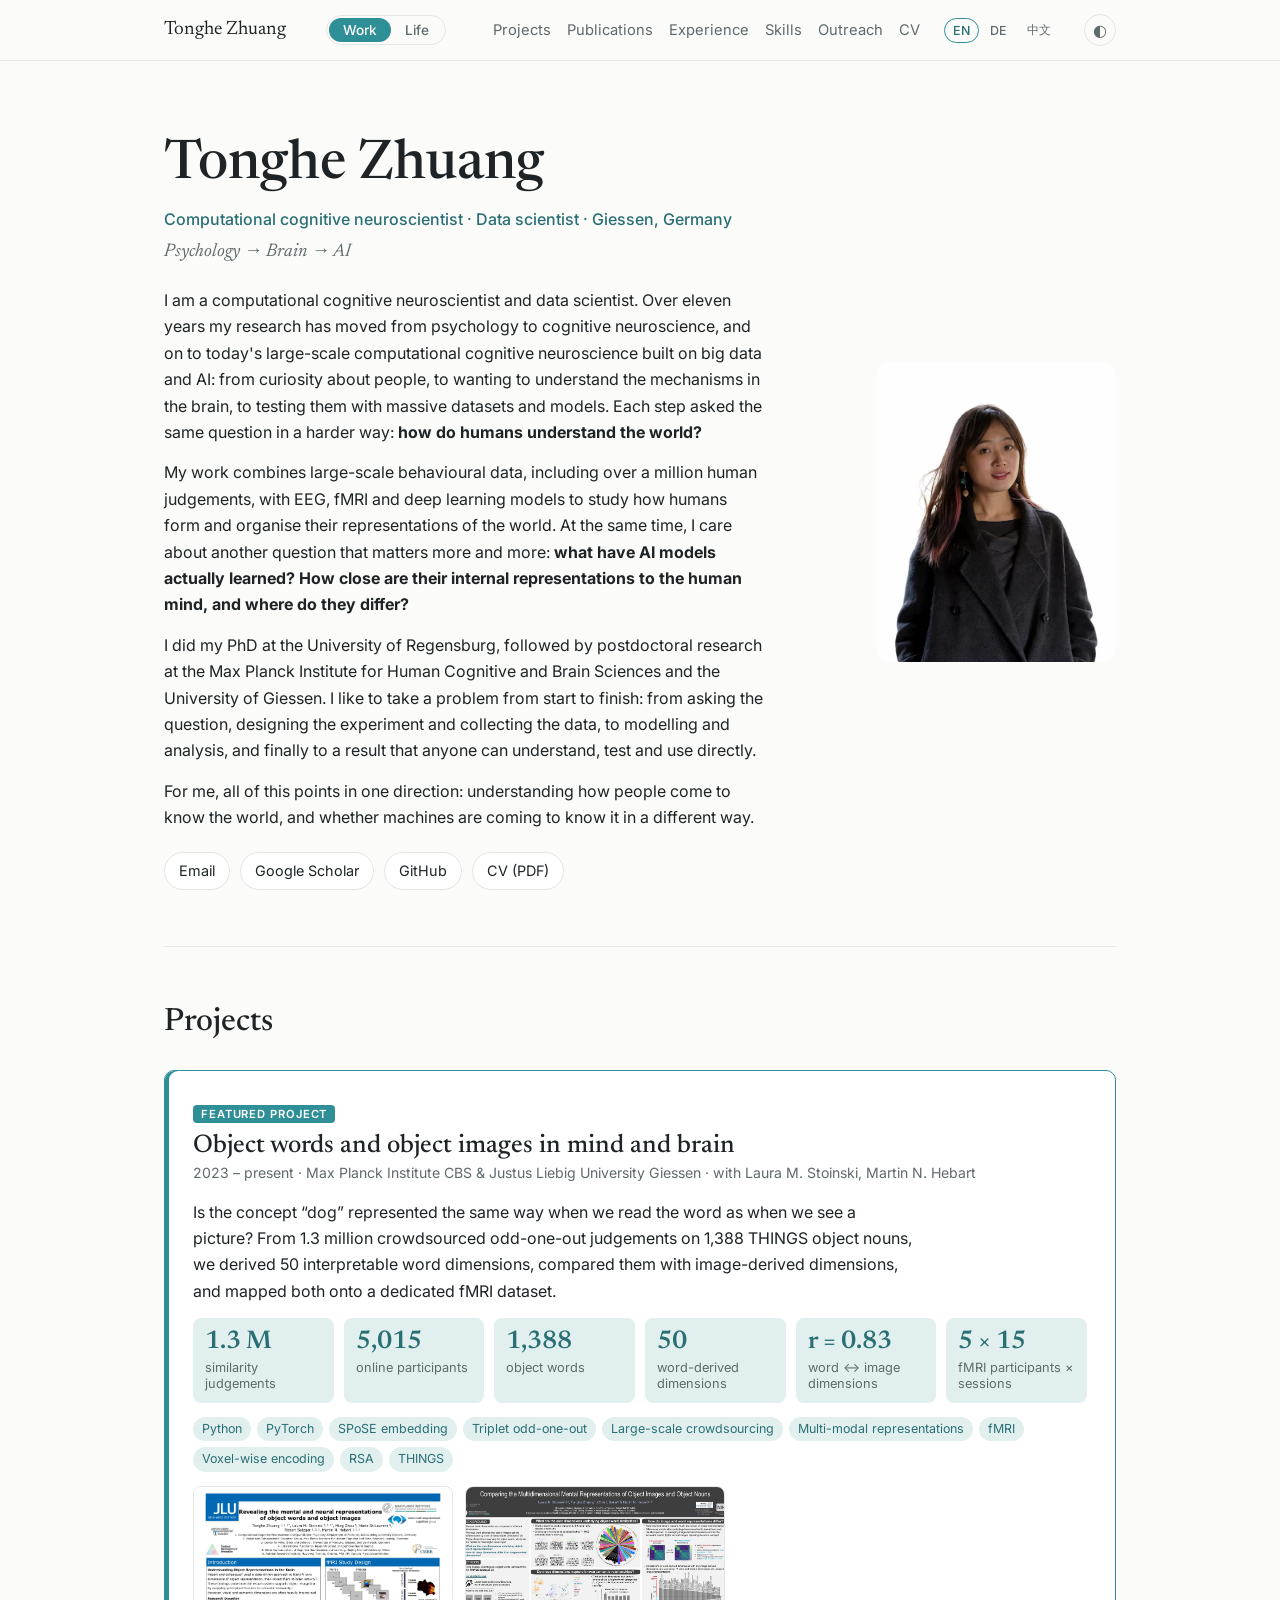
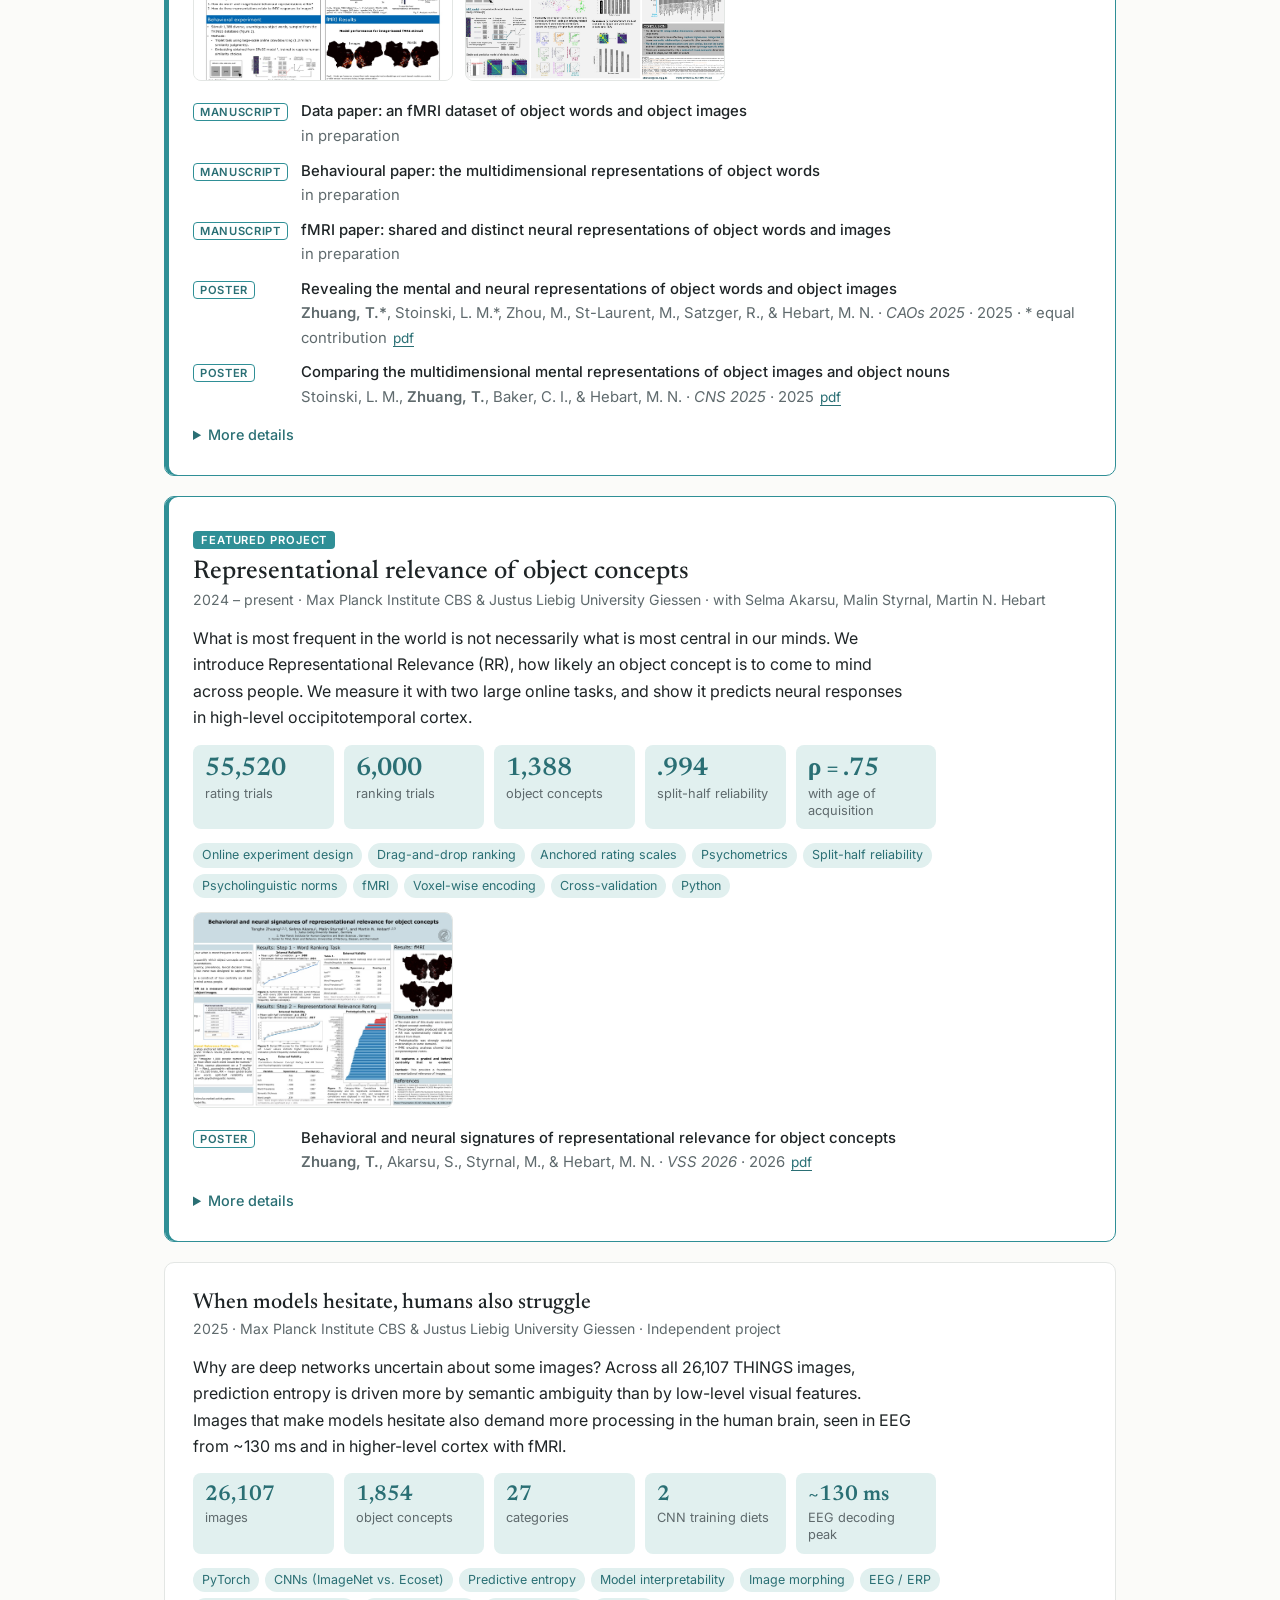
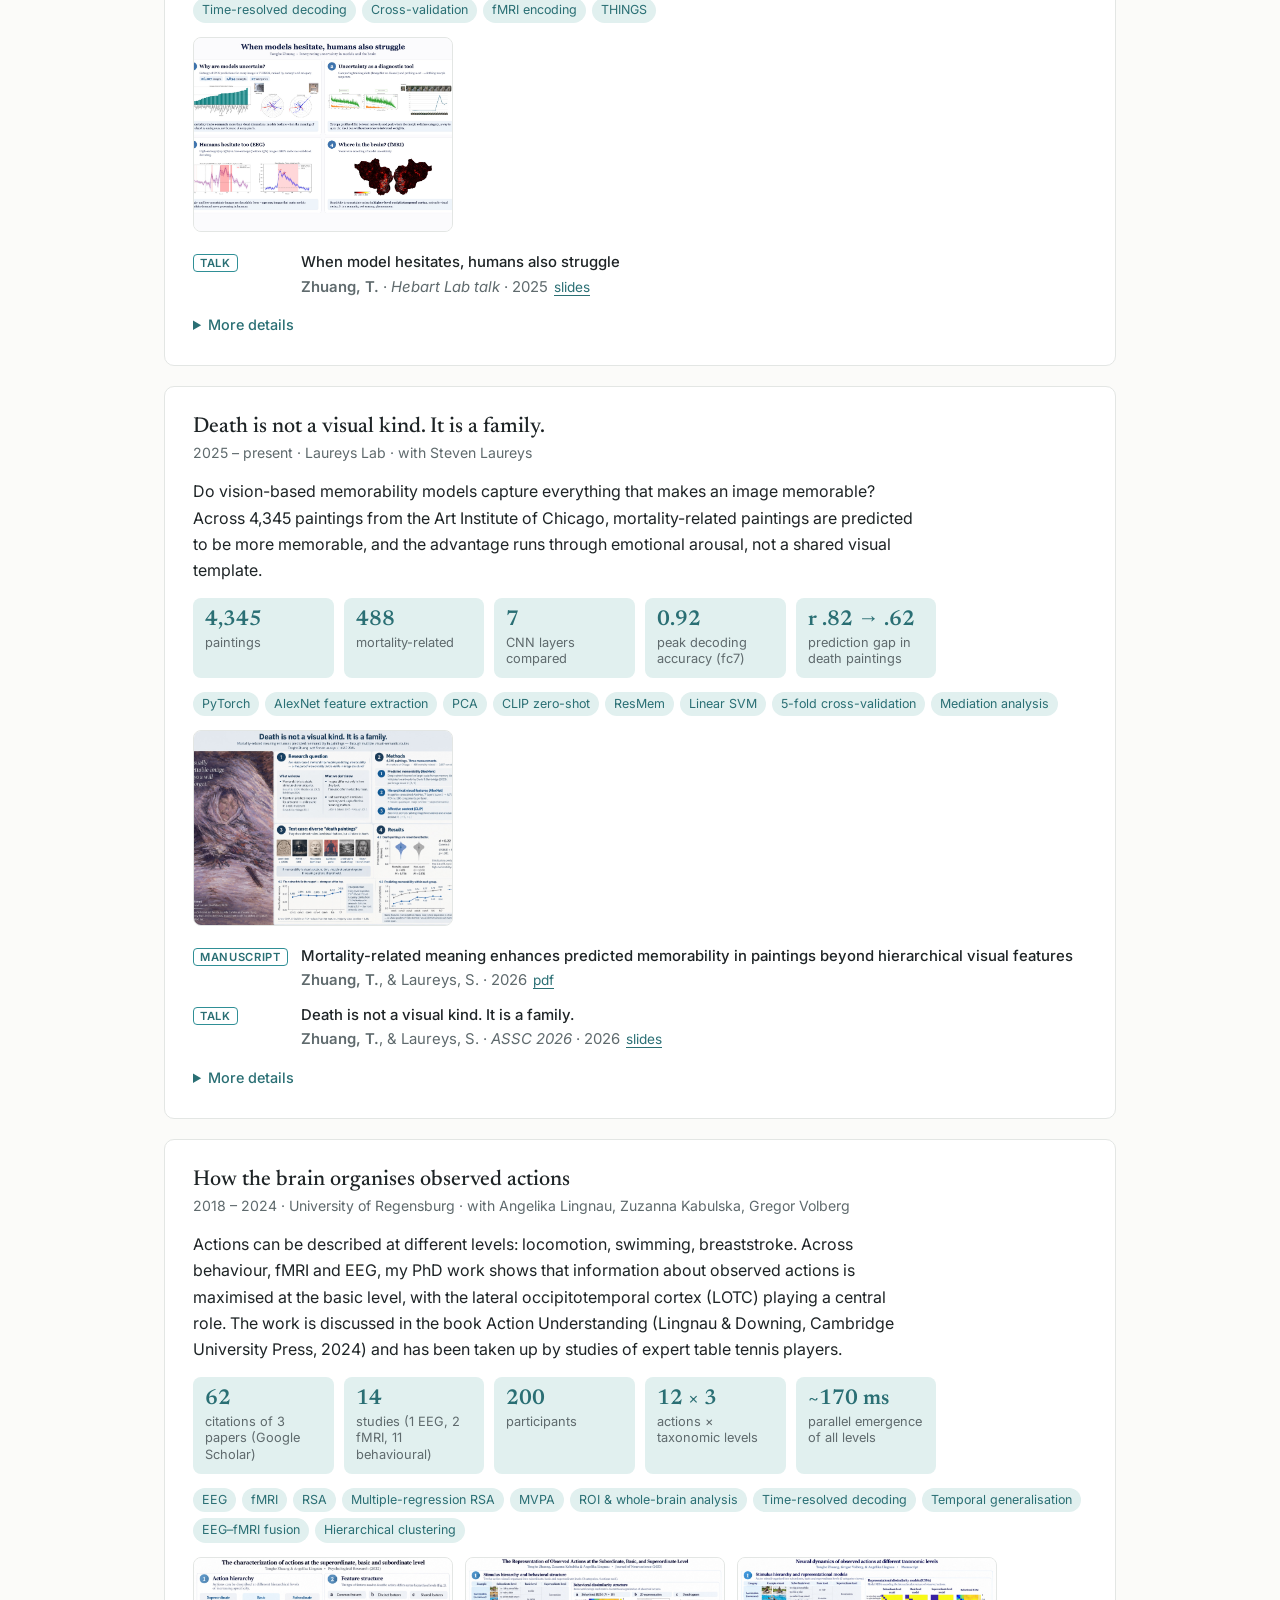
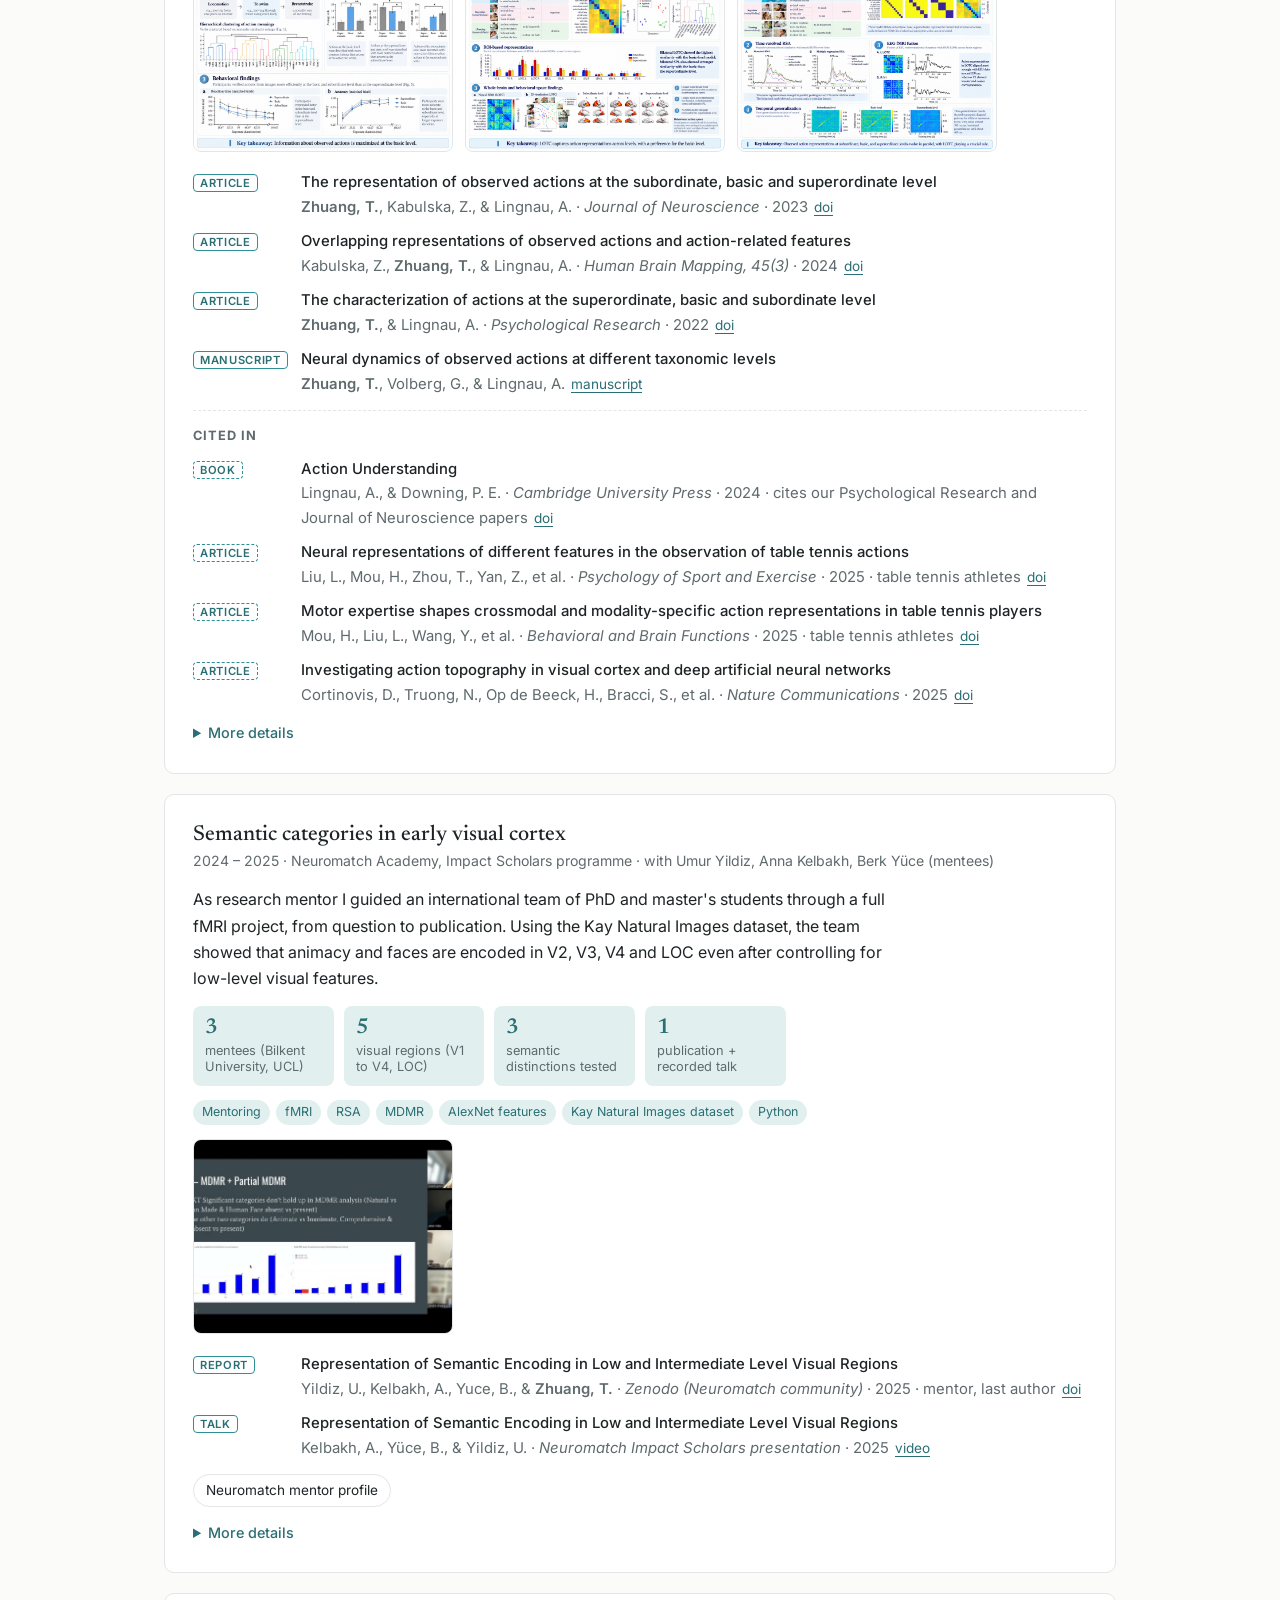
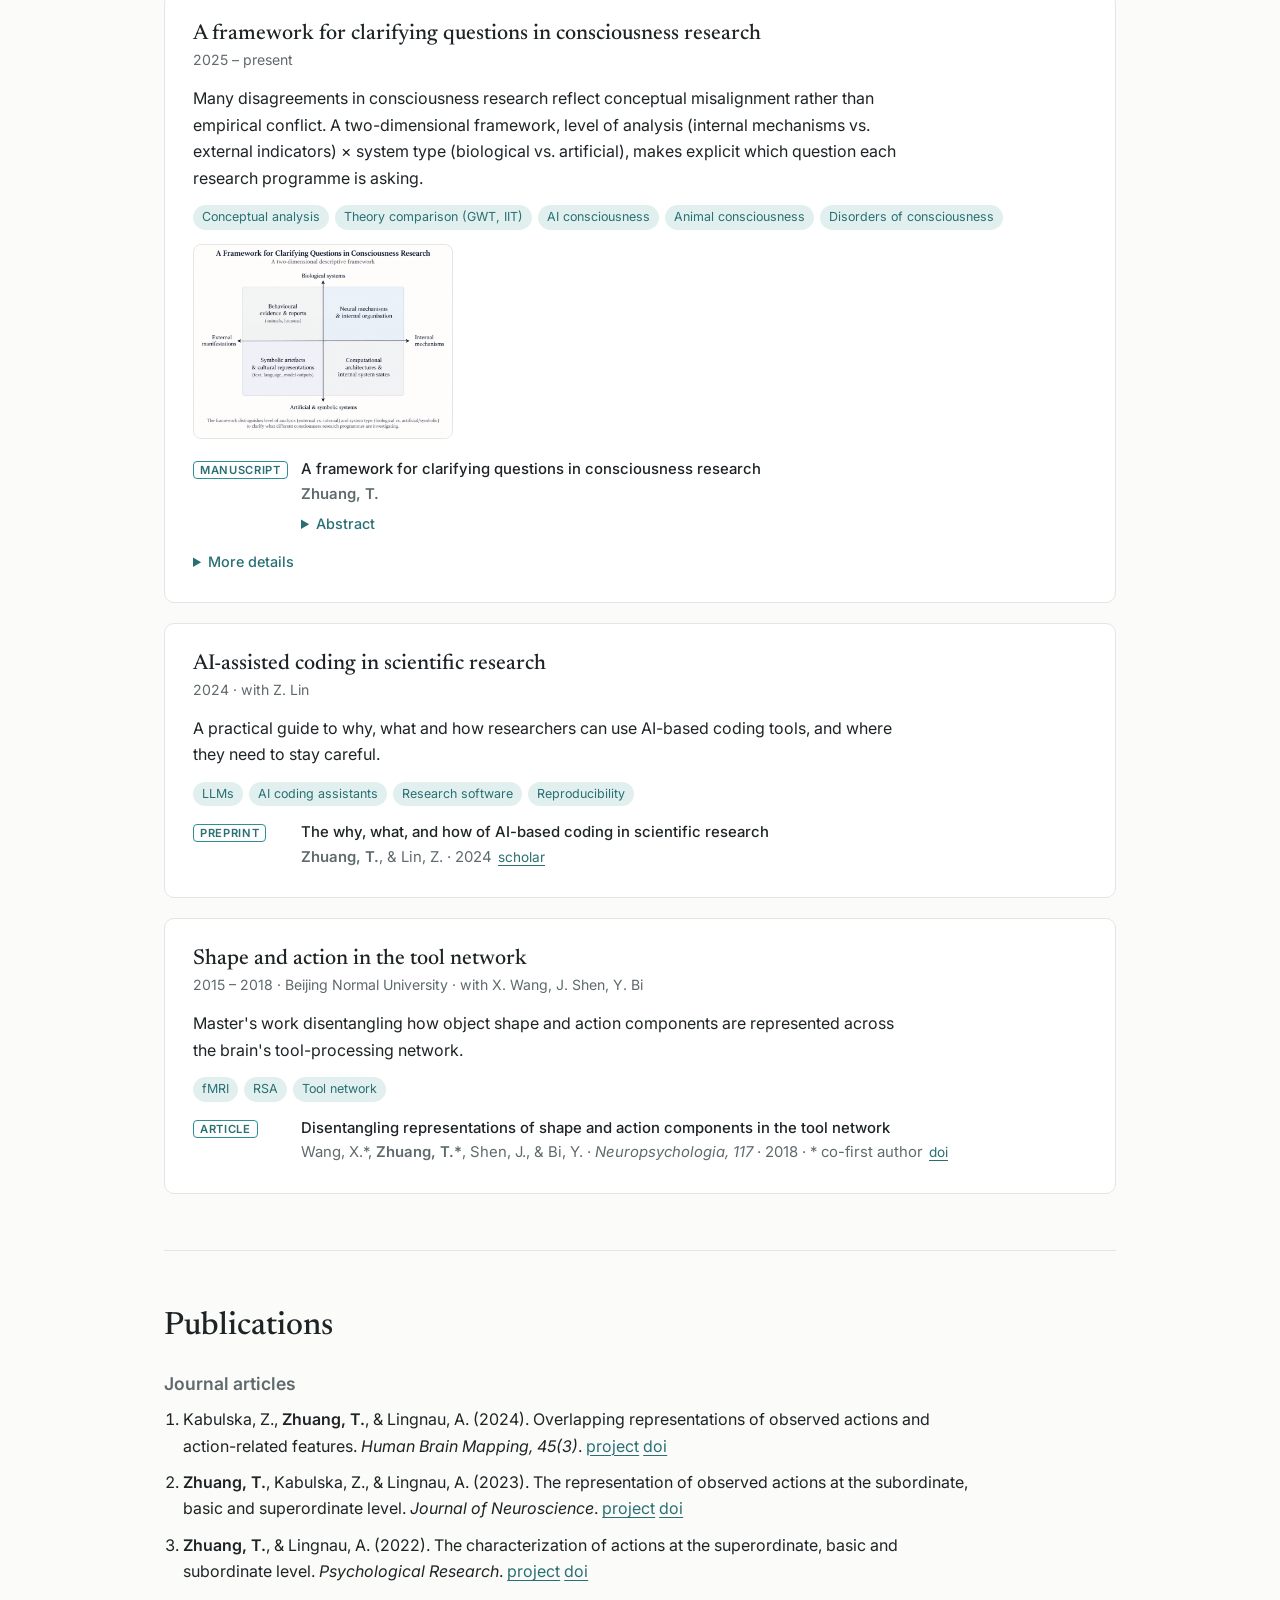
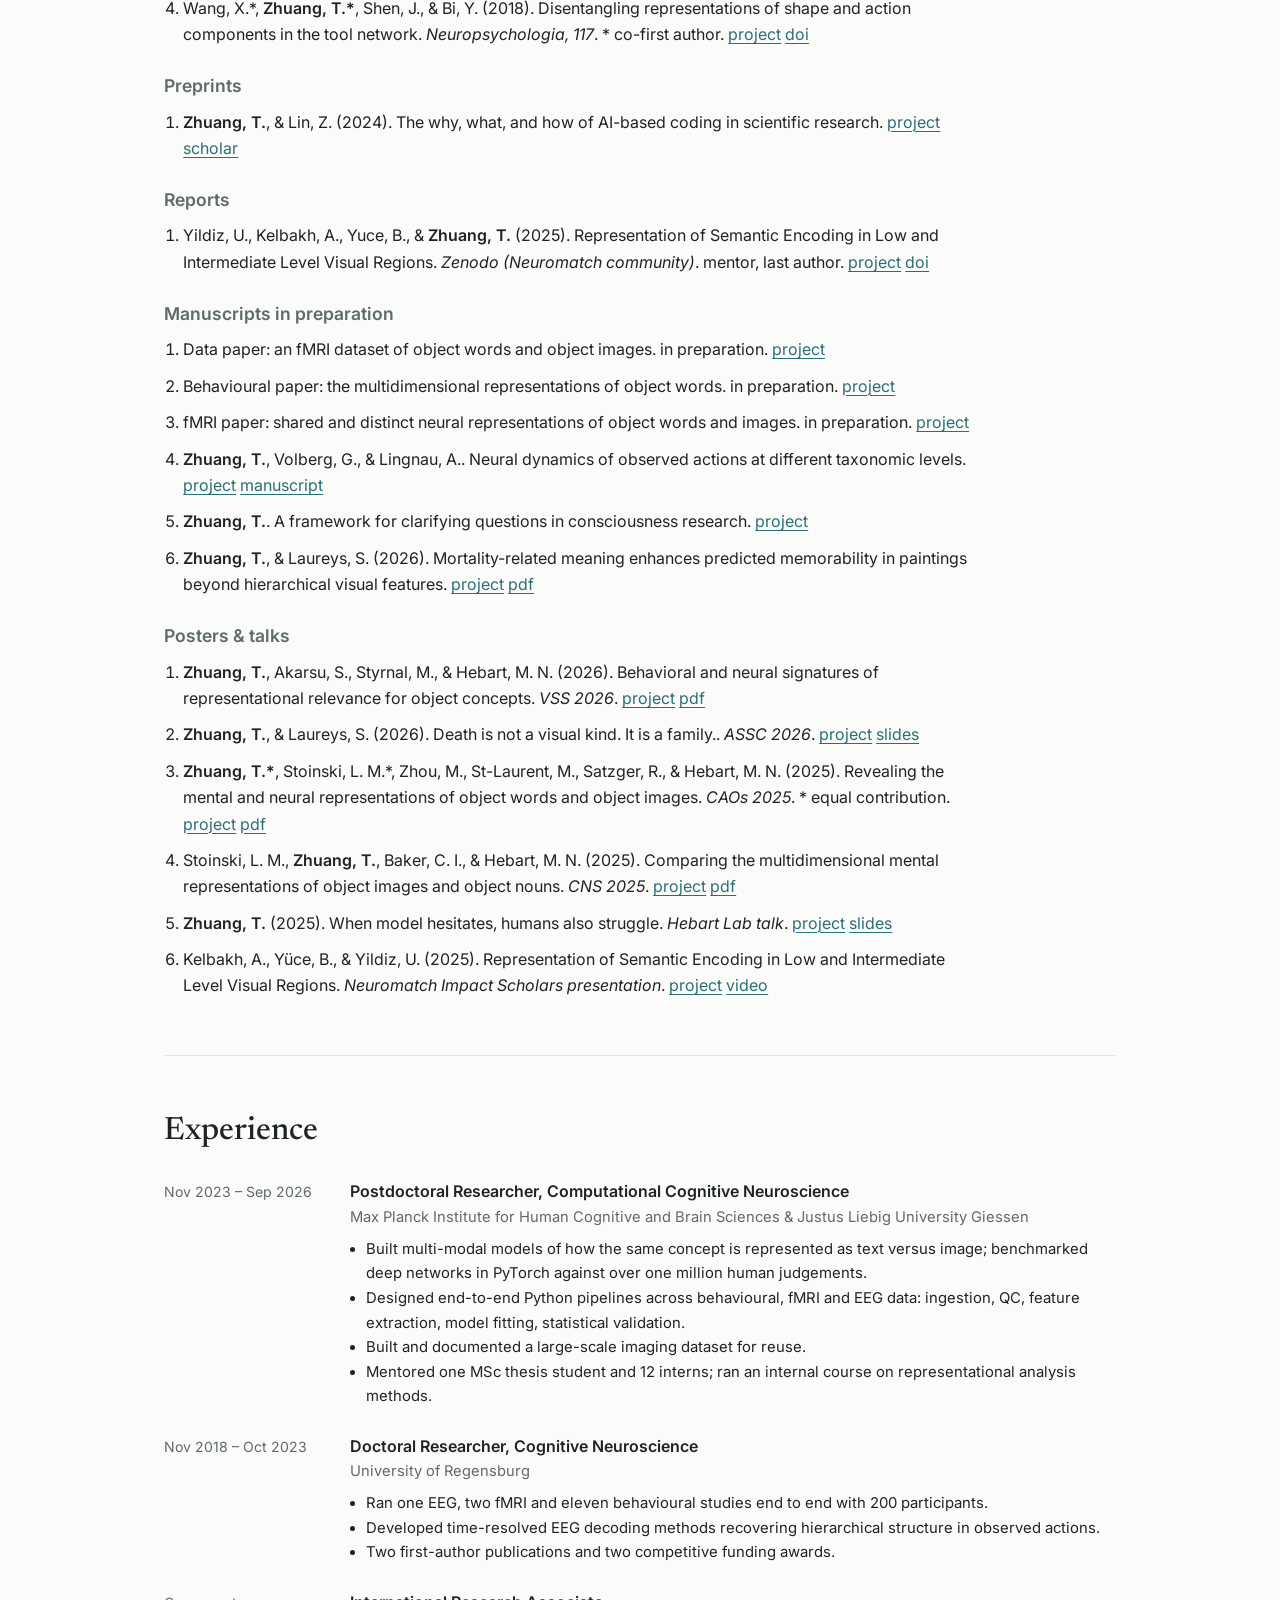
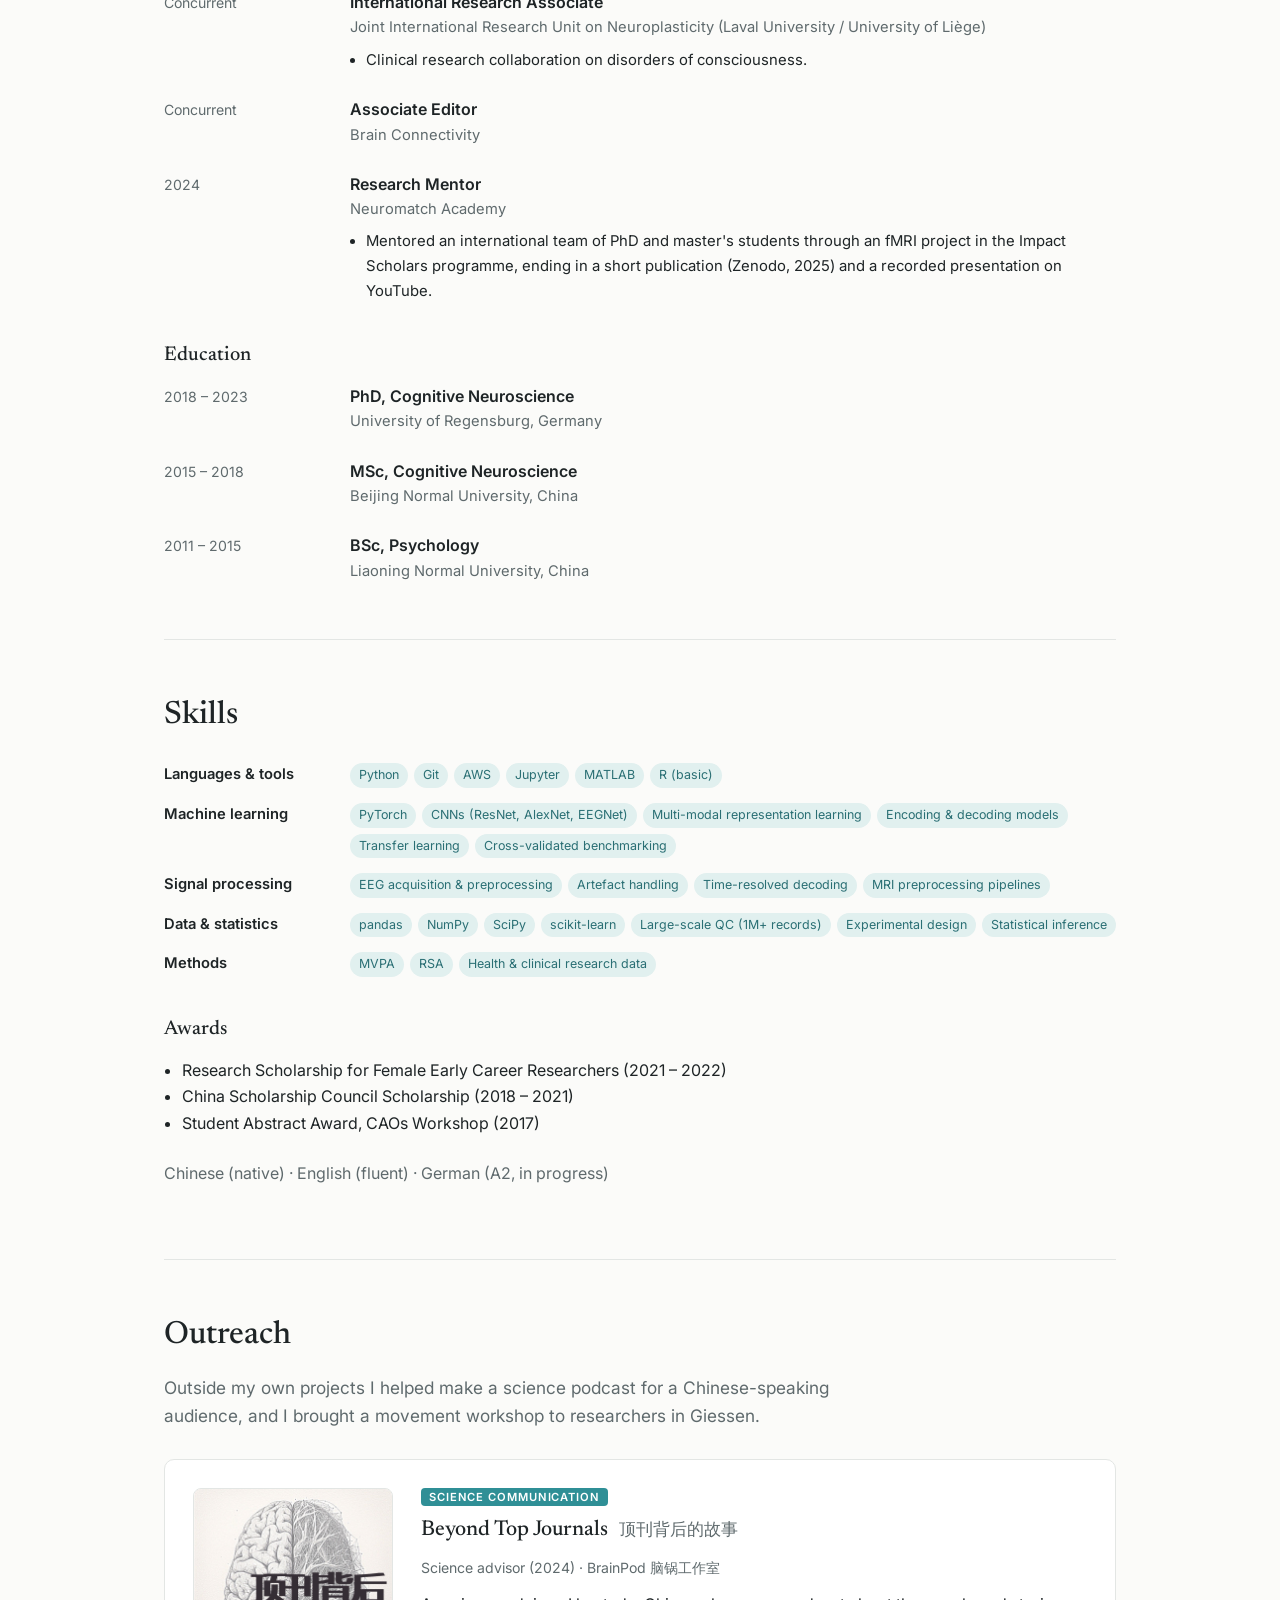
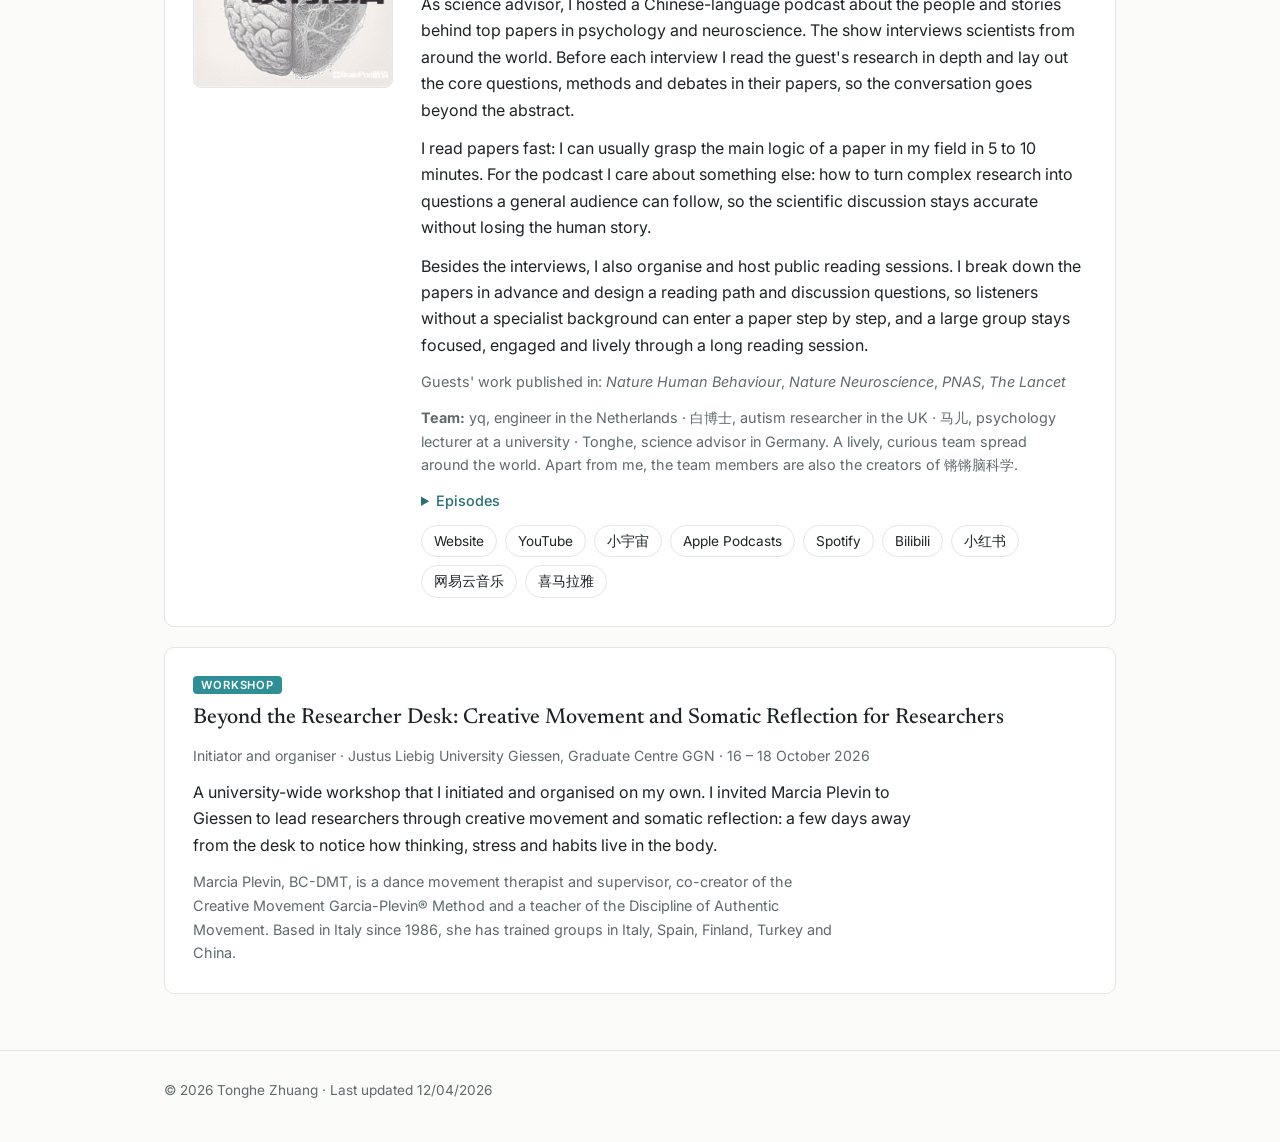
<file: index.html>
<!doctype html>
<html lang="en" data-lang="en">
<head>
  <meta charset="utf-8">
  <meta name="viewport" content="width=device-width, initial-scale=1">
  <title>Tonghe Zhuang · Computational Cognitive Neuroscientist</title>
  <meta name="description" content="Tonghe Zhuang (庄童贺), computational cognitive neuroscientist and data scientist. How the human brain and AI models represent the world: research projects, publications and CV.">
  <!-- canonical is added by shared.js so each language (?lang=de / ?lang=zh) gets its own. -->
  <meta property="og:type" content="profile">
  <meta property="og:site_name" content="Tonghe Zhuang">
  <meta property="og:title" content="Tonghe Zhuang · Computational Cognitive Neuroscientist">
  <meta property="og:description" content="Tonghe Zhuang (庄童贺), computational cognitive neuroscientist and data scientist. How the human brain and AI models represent the world: research projects, publications and CV.">
  <meta property="og:url" content="https://zhuang0409.github.io/">
  <meta property="og:image" content="https://zhuang0409.github.io/images/og-image.jpg">
  <meta property="og:image:width" content="1200">
  <meta property="og:image:height" content="630">
  <meta name="twitter:card" content="summary_large_image">
  <link rel="alternate" hreflang="en" href="https://zhuang0409.github.io/">
  <link rel="alternate" hreflang="de" href="https://zhuang0409.github.io/?lang=de">
  <link rel="alternate" hreflang="zh" href="https://zhuang0409.github.io/?lang=zh">
  <link rel="alternate" hreflang="x-default" href="https://zhuang0409.github.io/">
  <!-- Tells search engines who this page is about. Keep in sync with data/profile.js. -->
  <script type="application/ld+json">
{
  "@context": "https://schema.org",
  "@type": "Person",
  "name": "Tonghe Zhuang",
  "alternateName": "庄童贺",
  "url": "https://zhuang0409.github.io/",
  "image": "https://zhuang0409.github.io/images/portrait.jpg",
  "jobTitle": [
    "Computational Cognitive Neuroscientist",
    "Data Scientist"
  ],
  "description": "Computational cognitive neuroscientist and data scientist studying how the human brain and AI models represent the world.",
  "address": {
    "@type": "PostalAddress",
    "addressLocality": "Giessen",
    "addressCountry": "DE"
  },
  "alumniOf": [
    {
      "@type": "CollegeOrUniversity",
      "name": "University of Regensburg"
    },
    {
      "@type": "ResearchOrganization",
      "name": "Max Planck Institute for Human Cognitive and Brain Sciences"
    },
    {
      "@type": "CollegeOrUniversity",
      "name": "Justus Liebig University Giessen"
    }
  ],
  "knowsAbout": [
    "Cognitive neuroscience",
    "Computational neuroscience",
    "Deep learning",
    "Machine learning",
    "fMRI",
    "EEG",
    "Psychology",
    "Data science"
  ],
  "sameAs": [
    "https://scholar.google.com/citations?user=Sojbah0AAAAJ",
    "https://github.com/zhuang0409"
  ]
}
  </script>
  <link rel="preconnect" href="https://fonts.googleapis.com">
  <link rel="preconnect" href="https://fonts.gstatic.com" crossorigin>
  <link href="https://fonts.googleapis.com/css2?family=Inter:wght@400;500;600&family=Newsreader:opsz,wght@6..72,400;6..72,500;6..72,600&display=swap" rel="stylesheet">
  <link rel="stylesheet" href="style.css">
</head>
<body>
  <header class="site-header">
    <div class="wrap header-inner">
      <a class="brand" href="#top" data-i18n="name">Tonghe Zhuang</a>
      <div class="page-switch" role="navigation" aria-label="Pages">
        <a href="index.html" aria-current="page" data-i18n="work">Work</a>
        <a href="life.html" data-i18n="life">Life</a>
      </div>
      <nav class="nav" aria-label="On this page">
        <a href="#projects" data-i18n="projects">Projects</a>
        <a href="#publications" data-i18n="publications">Publications</a>
        <a href="#experience" data-i18n="experience">Experience</a>
        <a href="#skills" data-i18n="skills">Skills</a>
        <a href="#beyond" data-i18n="outreach">Outreach</a>
        <a href="files/Tonghe_Zhuang_CV.pdf" data-i18n="cv">CV</a>
      </nav>
      <div class="lang-switch-top" role="group" aria-label="Language"></div>
      <button class="theme-toggle" type="button" aria-label="Toggle dark mode">◐</button>
    </div>
  </header>

  <main id="top" class="wrap">
    <section class="hero" id="about"></section>

    <section id="projects" class="section">
      <h2 data-i18n="projects">Projects</h2>
      <div class="projects"></div>
    </section>

    <section id="publications" class="section">
      <h2 data-i18n="publications">Publications</h2>
      <div class="publications"></div>
    </section>

    <section id="experience" class="section">
      <h2 data-i18n="experience">Experience</h2>
      <div class="experience"></div>
      <h3 class="sub" data-i18n="education">Education</h3>
      <div class="education"></div>
    </section>

    <section id="skills" class="section">
      <h2 data-i18n="skills">Skills</h2>
      <div class="skills"></div>
      <h3 class="sub" data-i18n="awards">Awards</h3>
      <ul class="awards"></ul>
      <p class="spoken"></p>
    </section>


    <section id="beyond" class="section">
      <h2 data-i18n="outreach">Outreach</h2>
      <p class="lead beyond-intro"></p>
      <div class="beyond"></div>
    </section>
  </main>

  <footer class="site-footer">
    <div class="wrap"><span class="footer-text"></span></div>
  </footer>

  <dialog class="lightbox" aria-label="Image viewer">
    <button class="lb-close" type="button" aria-label="Close">×</button>
    <button class="lb-prev" type="button" aria-label="Previous image">‹</button>
    <figure>
      <img alt="">
      <figcaption></figcaption>
    </figure>
    <button class="lb-next" type="button" aria-label="Next image">›</button>
  </dialog>

  <!-- Content lives in the data/ files; edit them, not this page. -->
  <script src="shared.js"></script>
  <script src="data/profile.js"></script>
  <script src="data/projects.js"></script>
  <script src="data/beyond.js"></script>
  <script src="app.js"></script>
</body>
</html>
</file>
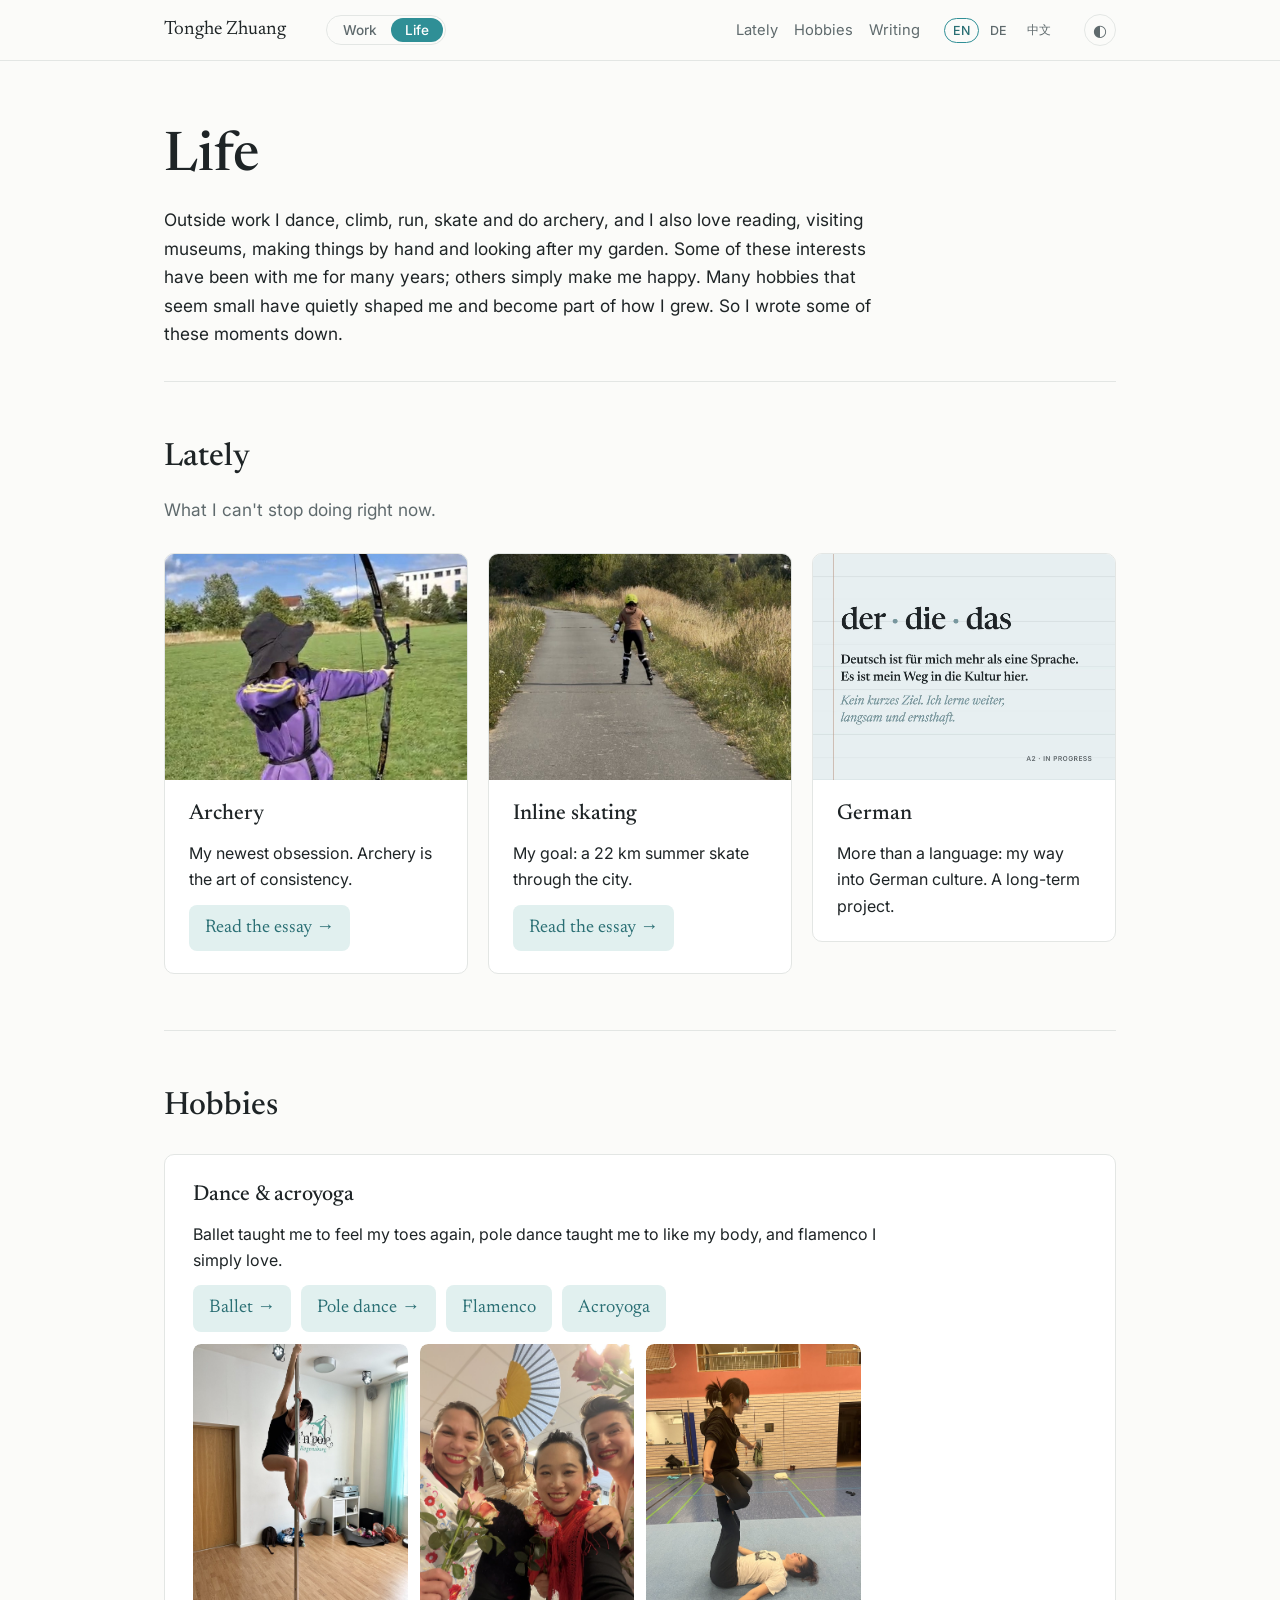
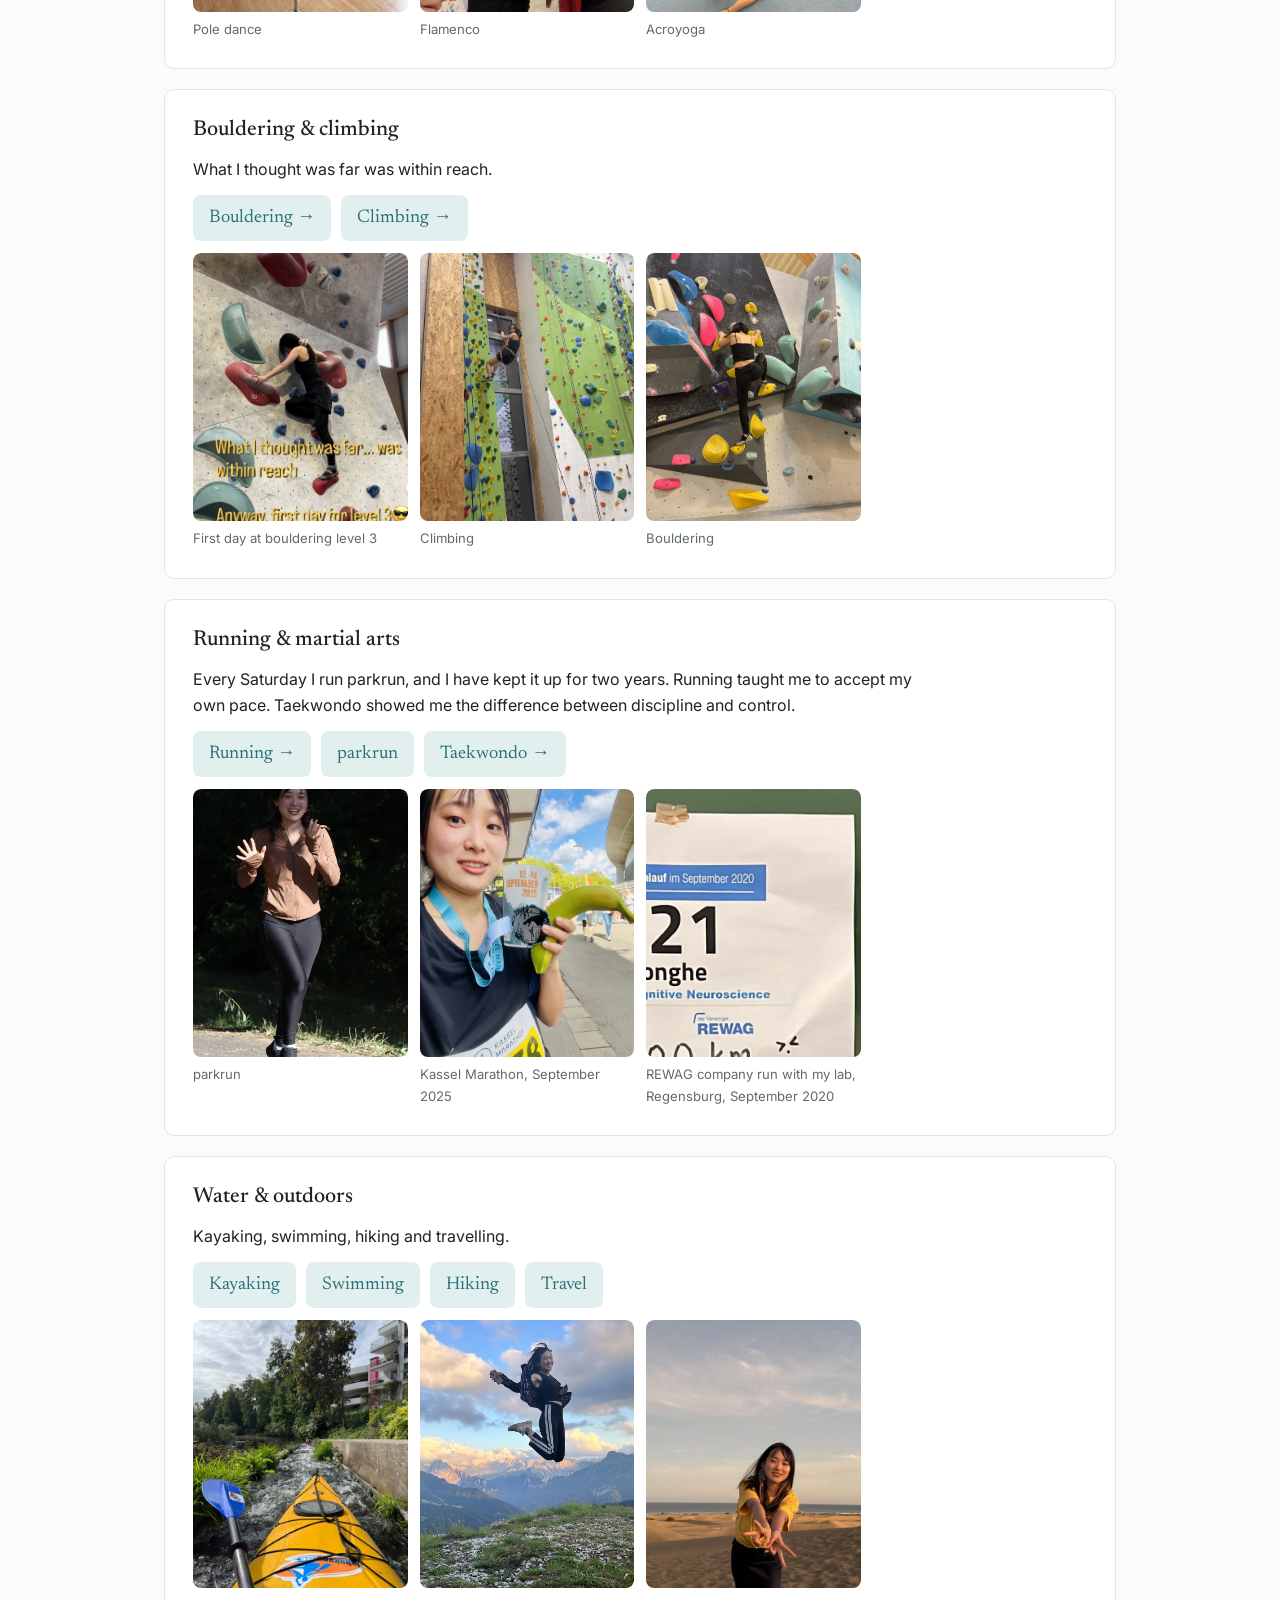
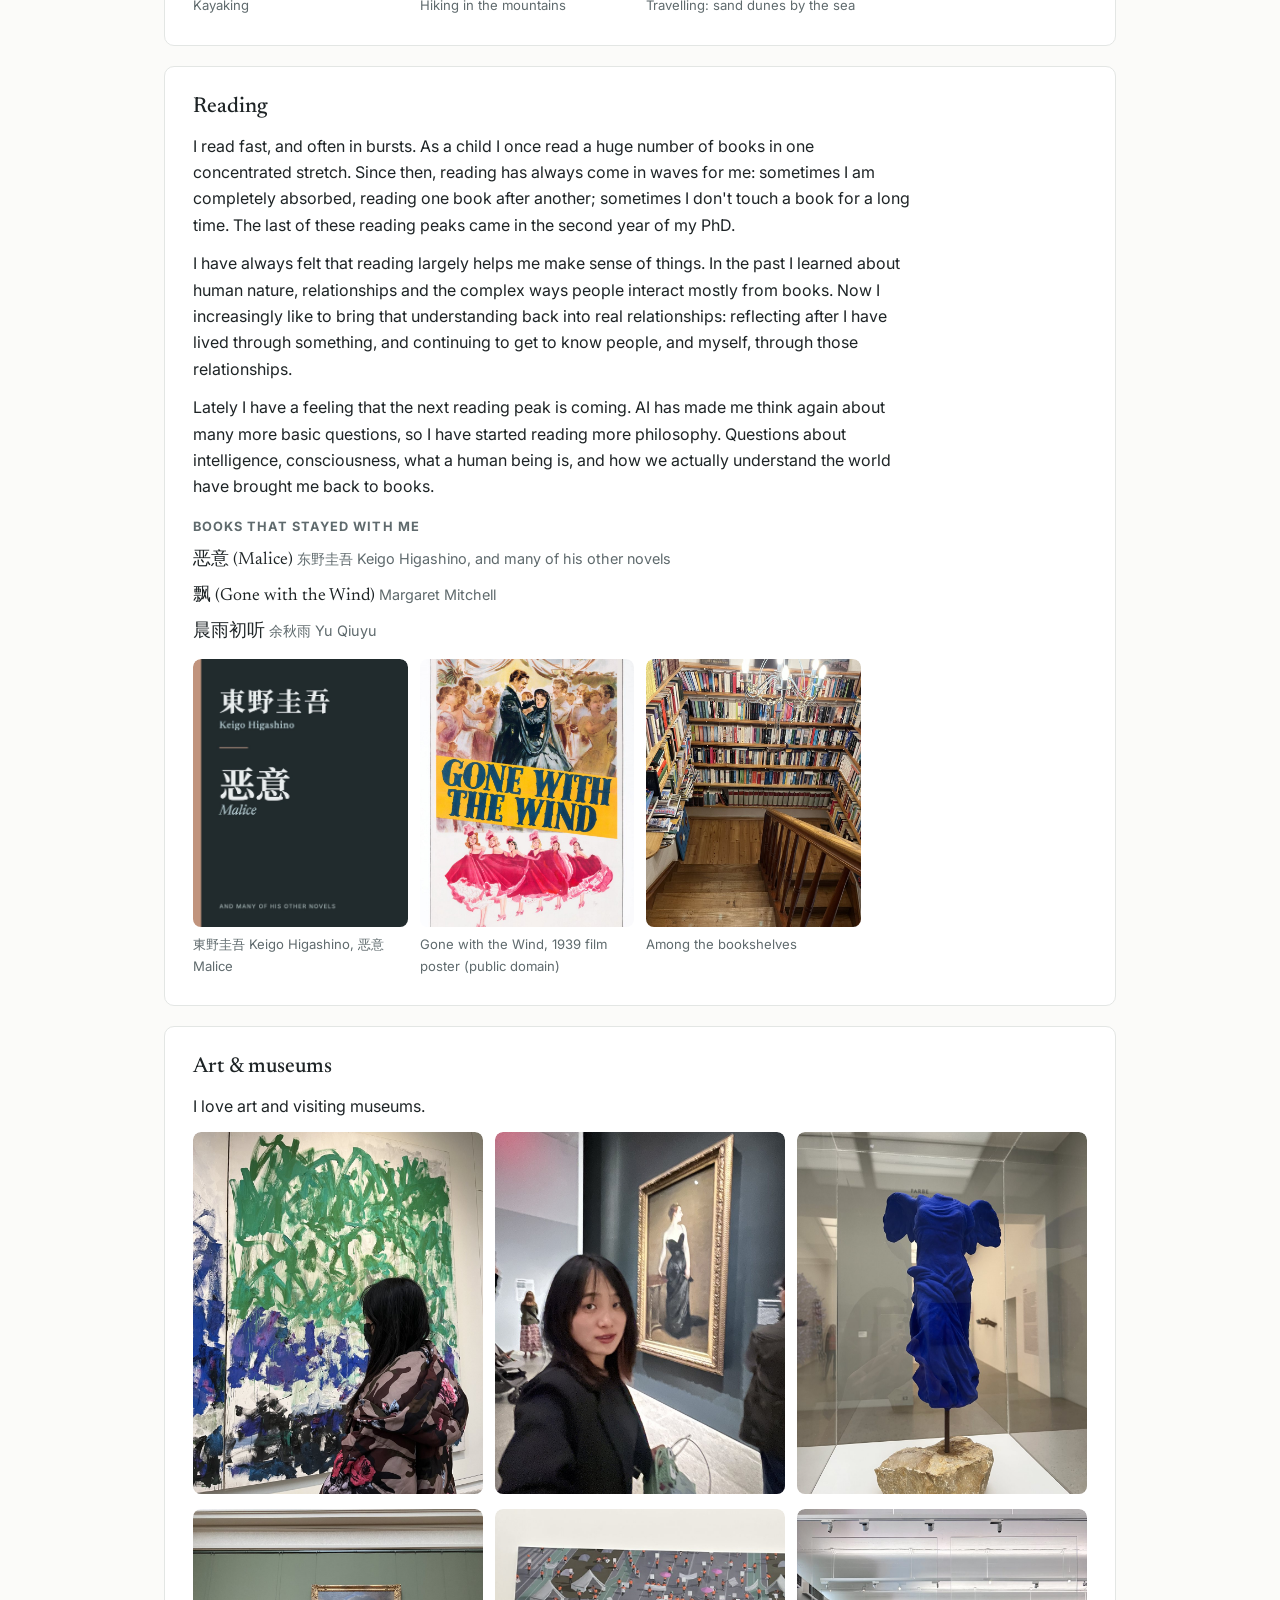
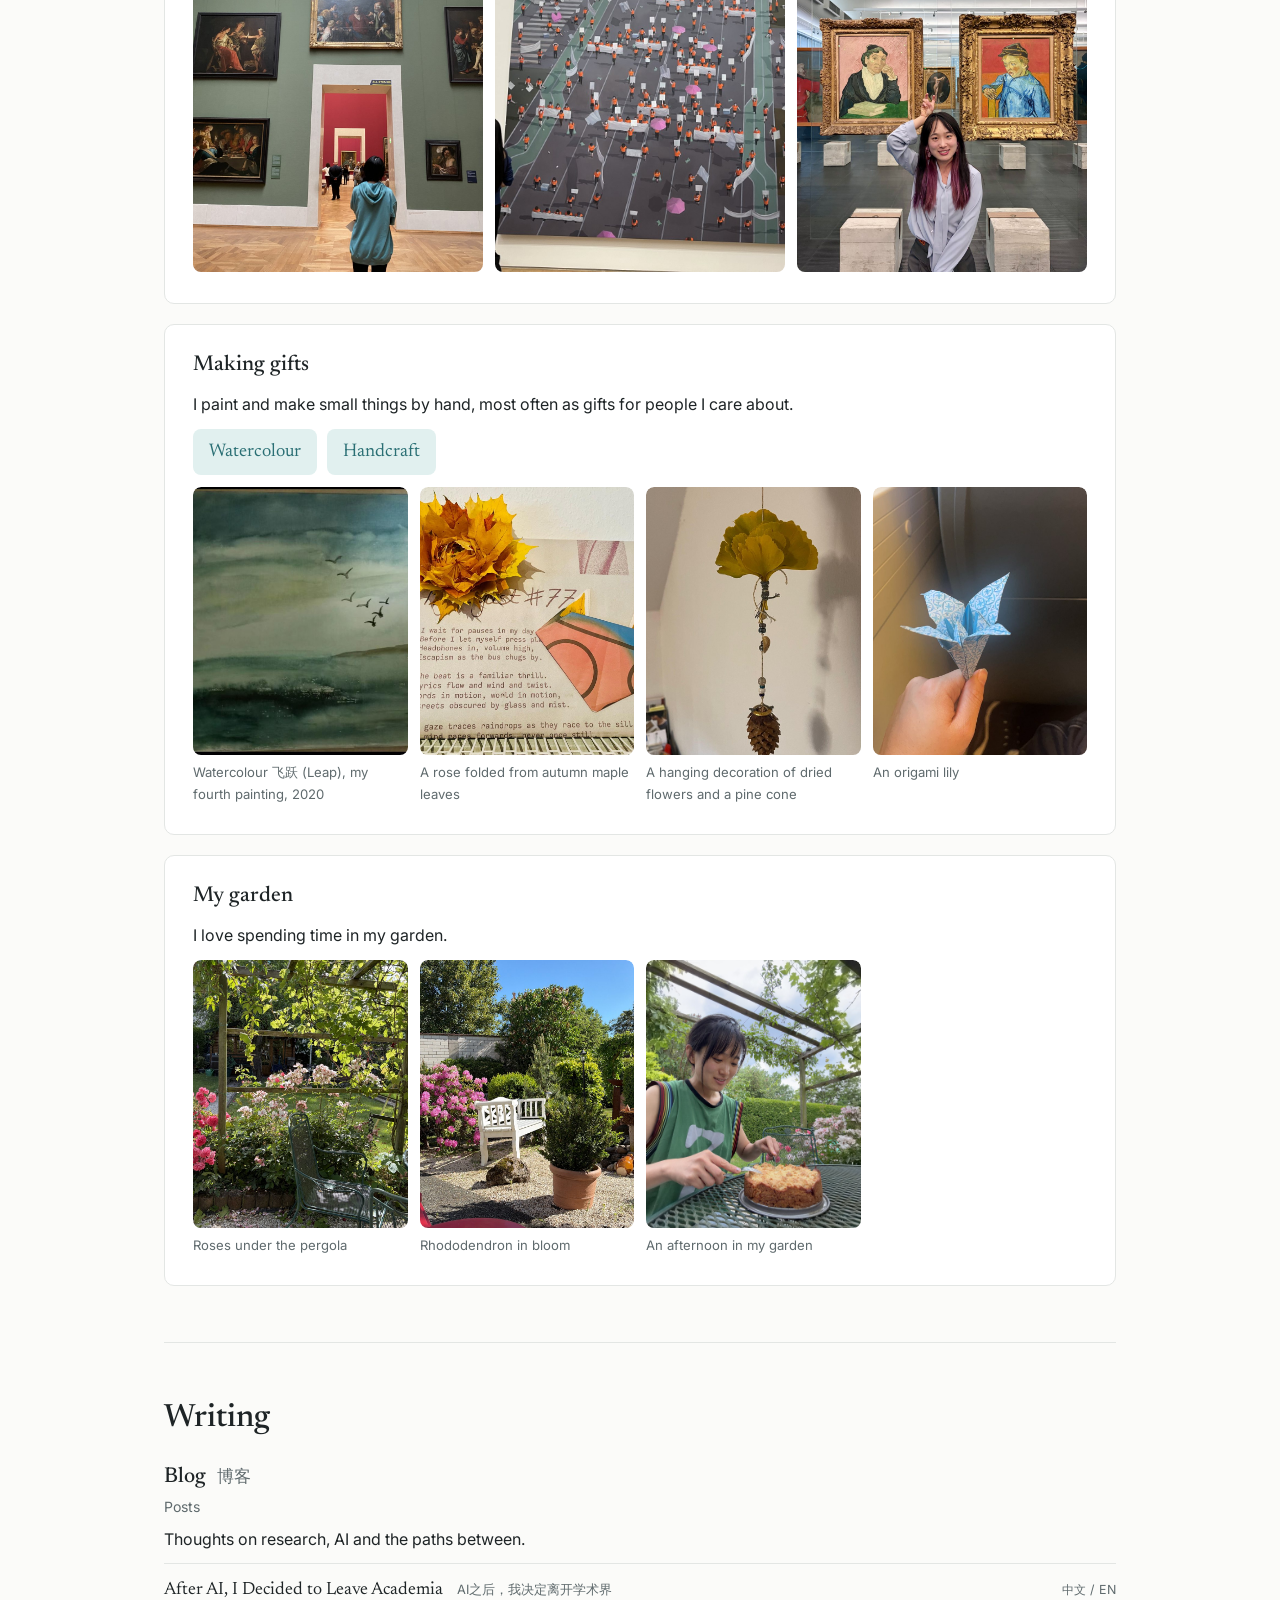
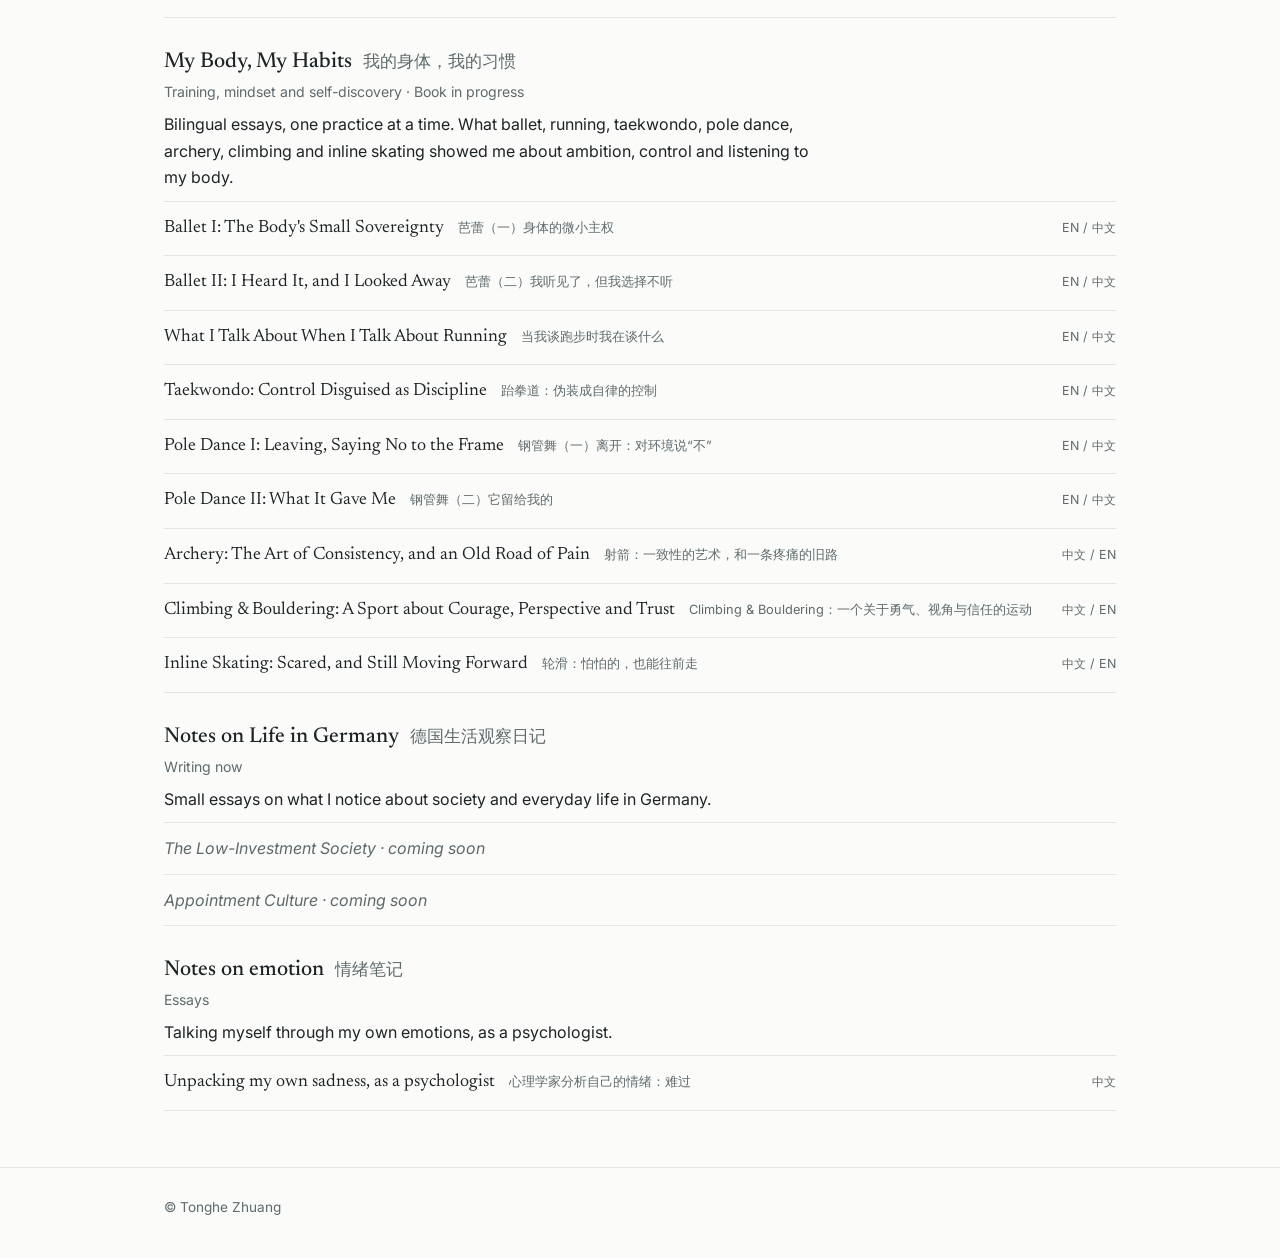
<file: life.html>
<!doctype html>
<html lang="en" data-lang="en">
<head>
  <meta charset="utf-8">
  <meta name="viewport" content="width=device-width, initial-scale=1">
  <title>Life · Tonghe Zhuang</title>
  <meta name="description" content="Tonghe Zhuang (庄童贺) outside work: dance, climbing, archery, inline skating, reading, museums, garden, and essays on personal growth.">
  <!-- canonical is added by shared.js so each language (?lang=de / ?lang=zh) gets its own. -->
  <meta property="og:type" content="website">
  <meta property="og:site_name" content="Tonghe Zhuang">
  <meta property="og:title" content="Life · Tonghe Zhuang">
  <meta property="og:description" content="Tonghe Zhuang (庄童贺) outside work: dance, climbing, archery, inline skating, reading, museums, garden, and essays on personal growth.">
  <meta property="og:url" content="https://zhuang0409.github.io/life.html">
  <meta property="og:image" content="https://zhuang0409.github.io/images/og-image.jpg">
  <meta property="og:image:width" content="1200">
  <meta property="og:image:height" content="630">
  <meta name="twitter:card" content="summary_large_image">
  <link rel="alternate" hreflang="en" href="https://zhuang0409.github.io/life.html">
  <link rel="alternate" hreflang="de" href="https://zhuang0409.github.io/life.html?lang=de">
  <link rel="alternate" hreflang="zh" href="https://zhuang0409.github.io/life.html?lang=zh">
  <link rel="alternate" hreflang="x-default" href="https://zhuang0409.github.io/life.html">
  <link rel="preconnect" href="https://fonts.googleapis.com">
  <link rel="preconnect" href="https://fonts.gstatic.com" crossorigin>
  <link href="https://fonts.googleapis.com/css2?family=Inter:wght@400;500;600&family=Newsreader:opsz,wght@6..72,400;6..72,500;6..72,600&display=swap" rel="stylesheet">
  <link rel="stylesheet" href="style.css">
</head>
<body class="page-life">
  <header class="site-header">
    <div class="wrap header-inner">
      <a class="brand" href="index.html" data-i18n="name">Tonghe Zhuang</a>
      <div class="page-switch" role="navigation" aria-label="Pages">
        <a href="index.html" data-i18n="work">Work</a>
        <a href="life.html" aria-current="page" data-i18n="life">Life</a>
      </div>
      <nav class="nav" aria-label="On this page">
        <a href="#lately" data-i18n="lately">Lately</a>
        <a href="#hobbies" data-i18n="hobbies">Hobbies</a>
        <a href="#writing" data-i18n="writing">Writing</a>
      </nav>
      <div class="lang-switch-top" role="group" aria-label="Language"></div>
      <button class="theme-toggle" type="button" aria-label="Toggle dark mode">◐</button>
    </div>
  </header>

  <main class="wrap">
    <section class="life-hero">
      <h1 data-i18n="life">Life</h1>
      <p class="lead life-intro"></p>
    </section>

    <section id="lately" class="section">
      <h2 class="lately-title"></h2>
      <div class="lately"></div>
    </section>

    <section id="hobbies" class="section">
      <h2 data-i18n="hobbies">Hobbies</h2>
      <div class="life-groups"></div>
    </section>

    <section id="writing" class="section">
      <h2 data-i18n="writing">Writing</h2>
      <div class="writing"></div>
    </section>

  </main>

  <footer class="site-footer"><div class="wrap">© <span data-i18n="name">Tonghe Zhuang</span></div></footer>

  <dialog class="lightbox" aria-label="Image viewer">
    <button class="lb-close" type="button" aria-label="Close">×</button>
    <button class="lb-prev" type="button" aria-label="Previous image">‹</button>
    <figure>
      <img alt="">
      <figcaption></figcaption>
    </figure>
    <button class="lb-next" type="button" aria-label="Next image">›</button>
  </dialog>

  <!-- Content lives in data/life.js and data/writing.js. -->
  <script src="shared.js"></script>
  <script src="data/life.js"></script>
  <script src="data/writing.js"></script>
  <script src="life.js"></script>
</body>
</html>
</file>
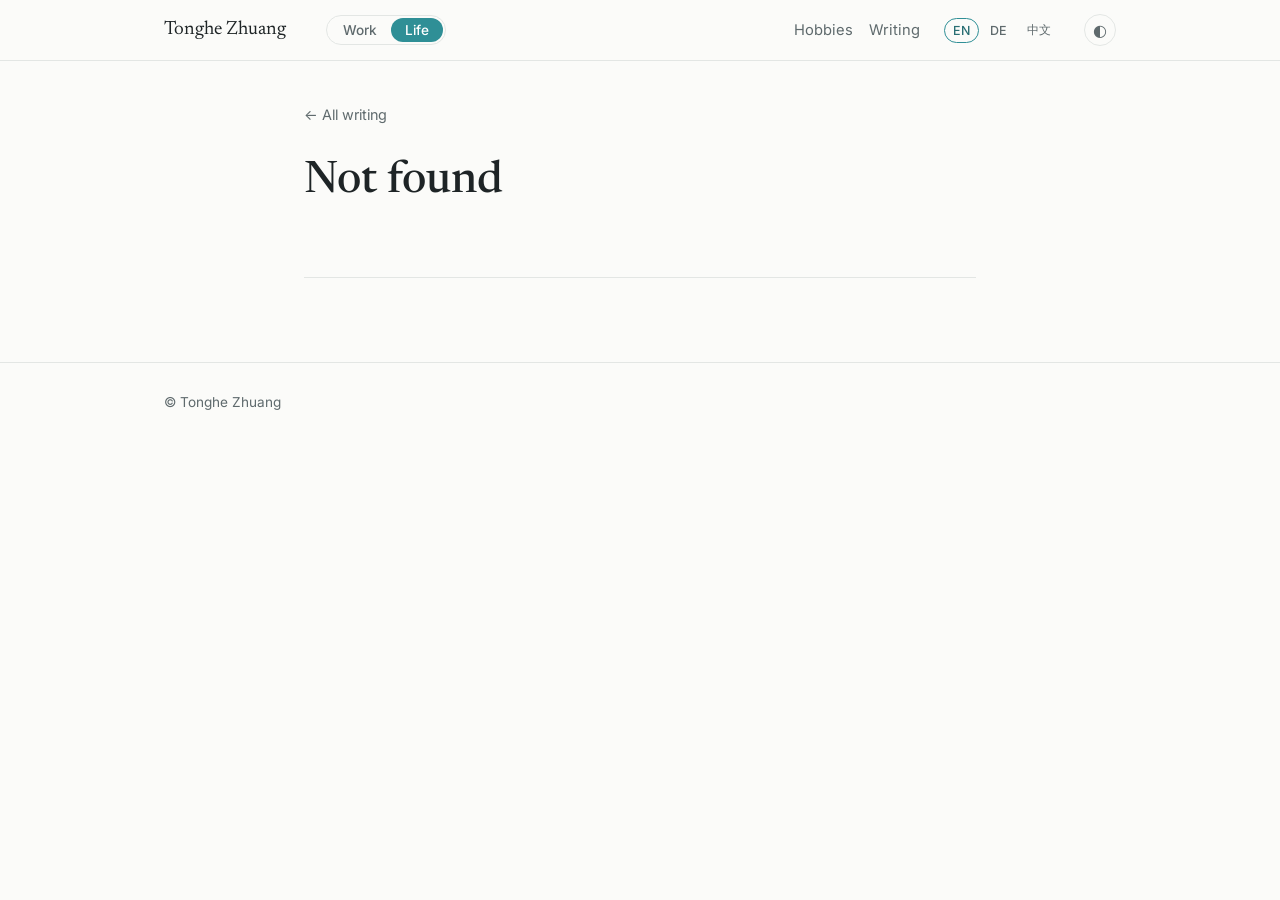
<file: post.html>
<!doctype html>
<html lang="en" data-lang="en">
<head>
  <meta charset="utf-8">
  <meta name="viewport" content="width=device-width, initial-scale=1">
  <title>Writing · Tonghe Zhuang</title>
  <meta name="description" content="Essays by Tonghe Zhuang (庄童贺) on the body, habits and personal growth.">
  <meta property="og:type" content="article">
  <meta property="og:site_name" content="Tonghe Zhuang">
  <meta property="og:title" content="Writing · Tonghe Zhuang">
  <meta property="og:description" content="Essays by Tonghe Zhuang (庄童贺) on the body, habits and personal growth.">
  <meta property="og:image" content="https://zhuang0409.github.io/images/og-image.jpg">
  <meta name="twitter:card" content="summary_large_image">
  <link rel="preconnect" href="https://fonts.googleapis.com">
  <link rel="preconnect" href="https://fonts.gstatic.com" crossorigin>
  <link href="https://fonts.googleapis.com/css2?family=Inter:wght@400;500;600&family=Newsreader:ital,opsz,wght@0,6..72,400;0,6..72,500;0,6..72,600;1,6..72,400&family=Noto+Serif+SC:wght@400;600&display=swap" rel="stylesheet">
  <link rel="stylesheet" href="style.css">
</head>
<body>
  <header class="site-header">
    <div class="wrap header-inner">
      <a class="brand" href="index.html" data-i18n="name">Tonghe Zhuang</a>
      <div class="page-switch" role="navigation" aria-label="Pages">
        <a href="index.html" data-i18n="work">Work</a>
        <a href="life.html" aria-current="page" data-i18n="life">Life</a>
      </div>
      <nav class="nav" aria-label="Life page">
        <a href="life.html#hobbies" data-i18n="hobbies">Hobbies</a>
        <a href="life.html#writing" data-i18n="writing">Writing</a>
      </nav>
      <div class="lang-switch-top" role="group" aria-label="Language"></div>
      <button class="theme-toggle" type="button" aria-label="Toggle dark mode">◐</button>
    </div>
  </header>

  <main class="wrap article-wrap">
    <a class="back" href="life.html#writing" data-i18n="allWriting">← All writing</a>
    <article class="article">
      <div class="article-meta"></div>
      <h1 class="article-title"></h1>
      <p class="article-subtitle"></p>
      <div class="lang-switch" role="group" aria-label="Language"></div>
      <div class="article-body"></div>
      <nav class="article-nav"></nav>
    </article>
  </main>

  <footer class="site-footer"><div class="wrap">© <span data-i18n="name">Tonghe Zhuang</span></div></footer>

  <script src="shared.js"></script>
  <script src="data/writing.js"></script>
  <script src="post.js"></script>
</body>
</html>
</file>
<file: style.css>
/* ---------- Theme ----------
 * Accent colours per language come from 网页颜色.docx (English changed to teal A, 2026-09-29).
 * Only English is live for now; de / zh are ready for later.
 */
:root {
  --accent-light: #9ED4D6;
  --accent: #2F8F96;

  --bg: #FBFBF9;
  --surface: #FFFFFF;
  --text: #1E2426;
  --muted: #5F6A6D;
  --line: #E3E6E4;
  --accent-soft: color-mix(in srgb, var(--accent-light) 28%, var(--bg));
  --accent-ink: color-mix(in srgb, var(--accent) 70%, var(--text));

  --serif: "Newsreader", Georgia, serif;
  --sans: "Inter", system-ui, -apple-system, sans-serif;
  --radius: 10px;
  color-scheme: light;
}
:root[data-lang="de"] { --accent-light: #C9BBC8; --accent: #8F7B8D; }
:root[data-lang="zh"] { --accent-light: #F3DBCF; --accent: #C99379; }

@media (prefers-color-scheme: dark) {
  :root:not([data-theme="light"]) {
    --bg: #141819;
    --surface: #1B2022;
    --text: #E6EAEA;
    --muted: #9AA5A7;
    --line: #2C3336;
    --accent-soft: color-mix(in srgb, var(--accent) 22%, var(--bg));
    --accent-ink: var(--accent-light);
    color-scheme: dark;
  }
}
:root[data-theme="dark"] {
  --bg: #141819;
  --surface: #1B2022;
  --text: #E6EAEA;
  --muted: #9AA5A7;
  --line: #2C3336;
  --accent-soft: color-mix(in srgb, var(--accent) 22%, var(--bg));
  --accent-ink: var(--accent-light);
  color-scheme: dark;
}

/* ---------- Base ---------- */
* { box-sizing: border-box; }
html { scroll-behavior: smooth; scroll-padding-top: 72px; }
body {
  margin: 0;
  background: var(--bg);
  color: var(--text);
  font: 400 16px/1.65 var(--sans);
  -webkit-font-smoothing: antialiased;
}
a { color: var(--accent-ink); text-underline-offset: 3px; text-decoration-thickness: 1px; }
a:hover { color: var(--text); }
h1, h2, h3 { font-family: var(--serif); font-weight: 500; line-height: 1.2; margin: 0; }
h2 { font-size: 2rem; }
h3 { font-size: 1.35rem; }
.wrap { max-width: 1000px; margin: 0 auto; padding: 0 24px; }
@media (max-width: 600px) { .wrap { padding: 0 16px; } h2 { font-size: 1.6rem; } }

/* ---------- Header ---------- */
.site-header {
  position: sticky; top: 0; z-index: 10;
  background: color-mix(in srgb, var(--bg) 88%, transparent);
  backdrop-filter: blur(8px);
  border-bottom: 1px solid var(--line);
}
.header-inner { display: flex; align-items: center; gap: 24px; height: 60px; }
.brand { font-family: var(--serif); font-size: 1.2rem; color: var(--text); text-decoration: none; margin-right: auto; }
.nav { display: flex; gap: 20px; font-size: .92rem; }
.nav a { color: var(--muted); text-decoration: none; }
.nav a:hover { color: var(--text); }
.theme-toggle {
  border: 1px solid var(--line); background: none; color: var(--muted);
  width: 32px; height: 32px; border-radius: 50%; cursor: pointer; font-size: 1rem;
}
@media (max-width: 720px) {
  .header-inner { height: auto; flex-wrap: wrap; padding: 10px 16px; gap: 6px 16px; }
  .nav { order: 3; width: 100%; overflow-x: auto; gap: 16px; }
}

/* ---------- Hero ---------- */
.hero {
  display: grid; grid-template-columns: 1fr 240px; gap: 48px; align-items: center;
  padding: 72px 0 56px;
}
.hero h1 { font-size: clamp(2.4rem, 6vw, 3.4rem); }
.hero h1 .name-alt { font-size: .45em; color: var(--muted); font-weight: 400; margin-left: .3em; white-space: nowrap; }
.hero .role { color: var(--accent-ink); font-weight: 500; margin: 8px 0 20px; }
.hero p { margin: 0 0 14px; max-width: 60ch; }
.hero .role:has(+ .tagline) { margin-bottom: 4px; }
.hero .tagline { font-family: var(--serif); font-style: italic; font-size: 1.15rem; color: var(--muted); margin: 0 0 20px; }
.hero .links { display: flex; flex-wrap: wrap; gap: 10px; margin-top: 22px; }
.hero .links a {
  padding: 6px 14px; border: 1px solid var(--line); border-radius: 999px;
  text-decoration: none; font-size: .9rem; color: var(--text); background: var(--surface);
}
.hero .links a:hover { border-color: var(--accent); }
.portrait {
  width: 240px; aspect-ratio: 4 / 5; object-fit: cover; object-position: 50% 28%;
  border-radius: var(--radius); background: var(--accent-soft);
}
@media (max-width: 720px) {
  .hero { grid-template-columns: 1fr; gap: 28px; padding: 40px 0 32px; }
  .portrait { width: 160px; order: -1; }
}

/* ---------- Sections ---------- */
.section { padding: 56px 0; border-top: 1px solid var(--line); }
.section > h2 { margin-bottom: 28px; }
.section-head { display: flex; flex-wrap: wrap; align-items: baseline; justify-content: space-between; gap: 16px; margin-bottom: 28px; }
.sub { margin: 40px 0 16px; font-size: 1.25rem; }

/* ---------- Filters ---------- */
.filters { display: flex; flex-wrap: wrap; gap: 8px; }
.filters button {
  font: 500 .85rem var(--sans); color: var(--muted); background: none;
  border: 1px solid var(--line); border-radius: 999px; padding: 5px 12px; cursor: pointer;
}
.filters button[aria-pressed="true"] { background: var(--accent); border-color: var(--accent); color: #fff; }
.filters .count { opacity: .7; margin-left: 4px; font-weight: 400; }

/* ---------- Projects ---------- */
.projects { display: grid; gap: 20px; }
.project {
  background: var(--surface); border: 1px solid var(--line); border-radius: var(--radius);
  padding: 28px; display: grid; gap: 14px;
}
.project[hidden] { display: none; }
.project .meta { color: var(--muted); font-size: .88rem; }
.project .summary { margin: 0; max-width: 72ch; }
.tags { display: flex; flex-wrap: wrap; gap: 6px; }
.tag { font-size: .78rem; padding: 2px 9px; border-radius: 999px; background: var(--accent-soft); color: var(--accent-ink); }

.gallery { display: flex; gap: 12px; overflow-x: auto; padding-bottom: 4px; }
.gallery button {
  flex: 0 0 auto; padding: 0; border: 1px solid var(--line); border-radius: 8px;
  overflow: hidden; background: var(--bg); cursor: zoom-in; width: 260px;
}
.gallery img { display: block; width: 100%; aspect-ratio: 4 / 3; object-fit: cover; object-position: top; }
.gallery button:hover { border-color: var(--accent); }
@media (max-width: 600px) { .project { padding: 20px; } .gallery button { width: 78vw; } }

.outputs { list-style: none; margin: 0; padding: 0; display: grid; gap: 10px; }
.output { display: grid; grid-template-columns: 96px 1fr; gap: 12px; align-items: baseline; font-size: .93rem; }
.output .title { font-weight: 500; }
.output .cite { color: var(--muted); }
.output .olinks { display: inline-flex; flex-wrap: wrap; gap: 10px; margin-left: 6px; font-size: .85rem; }
@media (max-width: 600px) { .output { grid-template-columns: 1fr; gap: 2px; } }

.badge {
  font: 600 .7rem var(--sans); letter-spacing: .06em; text-transform: uppercase;
  color: var(--accent-ink); border: 1px solid var(--accent); border-radius: 4px;
  padding: 1px 6px; justify-self: start; white-space: nowrap;
}

details.more summary { cursor: pointer; color: var(--accent-ink); font-size: .9rem; font-weight: 500; }
details.more p { margin: 10px 0 0; max-width: 72ch; color: var(--text); font-size: .95rem; }
details.abstract { margin-top: 6px; }

/* ---------- Publications ---------- */
.pub-group + .pub-group { margin-top: 28px; }
.pub-group h3 { font-size: 1.1rem; margin-bottom: 12px; color: var(--muted); font-family: var(--sans); font-weight: 600; }
.pub-list { margin: 0; padding-left: 1.2em; display: grid; gap: 10px; }
.pub-list li { max-width: 80ch; }
.me { font-weight: 600; }

/* ---------- Experience / education / skills ---------- */
.timeline { display: grid; gap: 24px; }
.job { display: grid; grid-template-columns: 170px 1fr; gap: 16px; }
.job .period { color: var(--muted); font-size: .88rem; padding-top: 2px; }
.job h4 { margin: 0; font-size: 1rem; font-weight: 600; }
.job .org { color: var(--muted); font-size: .92rem; }
.job ul { margin: 8px 0 0; padding-left: 1.1em; font-size: .93rem; }
@media (max-width: 600px) { .job { grid-template-columns: 1fr; gap: 2px; } }

.skills { display: grid; gap: 14px; }
.skill-row { display: grid; grid-template-columns: 170px 1fr; gap: 16px; align-items: baseline; }
.skill-row .group { font-weight: 600; font-size: .92rem; }
@media (max-width: 600px) { .skill-row { grid-template-columns: 1fr; gap: 6px; } }
.awards { margin: 0; padding-left: 1.1em; }
.spoken { color: var(--muted); margin-top: 24px; }

/* ---------- Footer ---------- */
.site-footer { border-top: 1px solid var(--line); padding: 28px 0 40px; color: var(--muted); font-size: .85rem; }

/* ---------- Lightbox ---------- */
.lightbox {
  border: none; padding: 0; background: transparent; max-width: 100vw; max-height: 100vh;
  width: 100vw; height: 100vh;
}
.lightbox[open] { display: flex; align-items: center; justify-content: center; }
.lightbox::backdrop { background: rgba(10, 14, 15, .88); }
.lightbox figure { margin: 0; max-width: min(1400px, 92vw); text-align: center; }
.lightbox img { max-width: 100%; max-height: 84vh; border-radius: 6px; background: #fff; }
.lightbox figcaption { color: #dfe5e6; margin-top: 10px; font-size: .9rem; }
.lightbox button {
  position: absolute; background: rgba(255,255,255,.1); color: #fff; border: none;
  width: 44px; height: 44px; border-radius: 50%; font-size: 1.6rem; cursor: pointer;
}
.lightbox button:hover { background: rgba(255,255,255,.22); }
.lb-close { top: 16px; right: 16px; }
.lb-prev { left: 16px; top: 50%; transform: translateY(-50%); }
.lb-next { right: 16px; top: 50%; transform: translateY(-50%); }
.lightbox button[hidden] { display: none; }

/* ---------- Key numbers & featured projects ---------- */
.stats {
  display: grid; grid-template-columns: repeat(auto-fill, minmax(140px, 1fr));
  gap: 10px; margin: 0;
}
.stats div { background: var(--accent-soft); border-radius: 8px; padding: 10px 12px; }
.stats dt { font-family: var(--serif); font-size: 1.35rem; font-weight: 600; color: var(--accent-ink); line-height: 1.15; }
.stats dd { margin: 2px 0 0; font-size: .8rem; color: var(--muted); line-height: 1.3; }

.project.featured { border-color: var(--accent); box-shadow: inset 4px 0 0 var(--accent); }
.project.featured h3 { font-size: 1.6rem; }
.project.featured .stats dt { font-size: 1.6rem; }
.flag {
  display: inline-block; margin-bottom: 8px; font: 600 .7rem var(--sans); letter-spacing: .08em;
  text-transform: uppercase; color: #fff; background: var(--accent); border-radius: 4px; padding: 2px 8px;
}

/* ---------- Cited in ---------- */
.cited { border-top: 1px dashed var(--line); padding-top: 14px; }
.cited h4 { margin: 0 0 10px; font-size: .8rem; letter-spacing: .08em; text-transform: uppercase; color: var(--muted); }
.cited .badge { border-style: dashed; }

/* ---------- Beyond research ---------- */
.lead { font-size: 1.08rem; max-width: 65ch; margin: -8px 0 28px; color: var(--muted); }
.beyond { display: grid; gap: 20px; }
.card { background: var(--surface); border: 1px solid var(--line); border-radius: var(--radius); padding: 28px; }
.card.podcast { display: grid; grid-template-columns: 200px 1fr; gap: 28px; align-items: start; }
.card .cover { width: 100%; border-radius: 8px; border: 1px solid var(--line); }
.card-body { display: grid; gap: 12px; }
.card-body p { margin: 0; max-width: 72ch; }
.card .meta { color: var(--muted); font-size: .88rem; }
.zh { font-family: var(--sans); font-weight: 400; font-size: .8em; color: var(--muted); margin-left: 6px; }
.small { font-size: .9rem; color: var(--muted); }
.points { margin: 0; padding-left: 1.1em; display: grid; gap: 4px; font-size: .95rem; }
.episodes { margin: 10px 0 0; padding-left: 1.2em; display: grid; gap: 4px; font-size: .92rem; }
.episodes .code { font: 600 .75rem var(--sans); color: var(--accent-ink); margin-right: 4px; }
.pill-links { display: flex; flex-wrap: wrap; gap: 8px; }
.pill-links a {
  padding: 4px 12px; border: 1px solid var(--line); border-radius: 999px; font-size: .85rem;
  text-decoration: none; color: var(--text);
}
.pill-links a:hover { border-color: var(--accent); }
.practices { display: flex; flex-wrap: wrap; gap: 10px; }
.practice {
  font-family: var(--serif); font-size: 1.15rem; padding: 8px 16px; border-radius: 8px;
  background: var(--accent-soft); color: var(--accent-ink); text-decoration: none;
}
a.practice:hover { background: var(--accent); color: #fff; }
.photo-grid { display: grid; grid-template-columns: repeat(auto-fill, minmax(200px, 1fr)); gap: 12px; }
.photo-grid figure { margin: 0; }
.photo-grid img { width: 100%; aspect-ratio: 4 / 5; object-fit: cover; border-radius: 8px; }
.photo-grid figcaption { font-size: .82rem; color: var(--muted); margin-top: 4px; }
@media (max-width: 720px) {
  .card { padding: 20px; }
  .card.podcast { grid-template-columns: 1fr; }
  .card .cover { width: 140px; }
}

/* ---------- Writing ---------- */
.writing { display: grid; gap: 32px; }
.series-head { display: grid; gap: 4px; margin-bottom: 10px; }
.series-head p { margin: 4px 0 0; max-width: 65ch; }
.series-head .meta { color: var(--muted); font-size: .88rem; }
.post-list { list-style: none; margin: 0; padding: 0; border-top: 1px solid var(--line); }
.post-list li { padding: 12px 0; border-bottom: 1px solid var(--line); display: flex; flex-wrap: wrap; align-items: baseline; gap: 4px 8px; }
.post-list a { font-family: var(--serif); font-size: 1.12rem; color: var(--text); text-decoration: none; }
.post-list a:hover { color: var(--accent-ink); text-decoration: underline; }
.post-list .langs { margin-left: auto; font-size: .78rem; color: var(--muted); }
.post-list .planned { color: var(--muted); font-style: italic; }

/* ---------- Essay page ---------- */
.article-wrap { max-width: 720px; padding-top: 40px; padding-bottom: 64px; }
.back { font-size: .9rem; color: var(--muted); text-decoration: none; }
.article-meta { margin-top: 28px; font-size: .82rem; letter-spacing: .06em; text-transform: uppercase; color: var(--accent-ink); }
.article-meta .draft { color: var(--muted); }
.article-title { font-size: clamp(2rem, 5vw, 2.8rem); margin-top: 10px; }
.article-subtitle { color: var(--muted); margin: 8px 0 20px; }
.lang-switch { display: flex; gap: 8px; margin-bottom: 28px; }
.lang-switch button {
  font: 500 .85rem var(--sans); color: var(--muted); background: none; cursor: pointer;
  border: 1px solid var(--line); border-radius: 999px; padding: 4px 14px;
}
.lang-switch button[aria-pressed="true"] { background: var(--accent); border-color: var(--accent); color: #fff; }
.article-body { font-family: var(--serif); font-size: 1.2rem; line-height: 1.75; }
.article-body.zh-text { font-family: "Noto Serif SC", var(--serif); font-size: 1.08rem; line-height: 1.95; }
.article-body p { margin: 0 0 1em; }
.article-body strong { font-weight: 600; }
.article-body h2 { font-size: 1.4rem; margin: 2em 0 .8em; }
.article-body hr { border: none; text-align: center; margin: 2.2em 0; }
.article-body hr::after { content: "· · ·"; color: var(--muted); letter-spacing: .5em; }
.article-body .note { font-style: italic; color: var(--muted); }
.article-body .affirmation {
  margin-top: 1.6em; padding: 14px 18px; border-left: 3px solid var(--accent);
  background: var(--accent-soft); border-radius: 0 8px 8px 0; font-style: italic;
}
.article-body blockquote { margin: 0 0 1em; padding-left: 16px; border-left: 3px solid var(--line); color: var(--muted); }
.article-nav { display: flex; justify-content: space-between; gap: 16px; margin-top: 48px; padding-top: 20px; border-top: 1px solid var(--line); }
.article-nav a { text-decoration: none; color: var(--text); max-width: 45%; font-family: var(--serif); }
.article-nav a:last-child { text-align: right; }
.article-nav a span { display: block; font: 500 .8rem var(--sans); color: var(--muted); margin-bottom: 2px; }

.card-body .flag { justify-self: start; margin-bottom: 0; }
.photo-grid { grid-template-columns: repeat(auto-fill, minmax(170px, 1fr)); }
.photo-grid button { display: block; width: 100%; padding: 0; border: none; background: none; cursor: zoom-in; border-radius: 8px; overflow: hidden; }
.photo-grid button img { transition: transform .3s; }
.photo-grid button:hover img { transform: scale(1.03); }
.article-body .excerpt-note {
  margin-top: 2em; padding-top: 1em; border-top: 1px solid var(--line);
  font-family: var(--sans); font-size: .92rem; color: var(--muted);
}

/* ---------- Work / Life switch ---------- */
.page-switch { display: inline-flex; border: 1px solid var(--line); border-radius: 999px; padding: 2px; margin-right: 8px; }
.page-switch a {
  font: 500 .85rem var(--sans); padding: 4px 14px; border-radius: 999px;
  color: var(--muted); text-decoration: none;
}
.page-switch a[aria-current="page"] { background: var(--accent); color: #fff; }
.header-inner .brand { margin-right: 16px; }
.header-inner .nav { margin-left: auto; }
@media (max-width: 720px) { .header-inner .nav { margin-left: 0; } }

/* ---------- Life page ---------- */
.life-hero { padding: 64px 0 32px; }
.life-hero h1 { font-size: clamp(2.4rem, 6vw, 3.4rem); margin-bottom: 16px; }
.life-hero .lead { margin: 0; color: var(--text); }
.lately-grid { display: grid; grid-template-columns: repeat(auto-fit, minmax(280px, 1fr)); gap: 20px; }
.lately-card { padding: 0; overflow: hidden; display: flex; flex-direction: column; }
.lately-card .card-body { padding: 22px 24px; }
.lately-img { display: block; padding: 0; border: none; background: none; cursor: zoom-in; }
.lately-img img { display: block; width: 100%; aspect-ratio: 4 / 3; object-fit: cover; object-position: 50% 30%; }
.life-groups { display: grid; gap: 20px; }
.lately-grid { align-items: start; }
.job-link { display: inline-block; margin-top: 6px; font-size: .88rem; }
.books h4 { margin: 4px 0 8px; font-size: .8rem; letter-spacing: .08em; text-transform: uppercase; color: var(--muted); }
.books ul { list-style: none; margin: 0; padding: 0; display: grid; gap: 6px; }
.books .book-title { font-family: var(--serif); font-size: 1.1rem; }
.books .book-author { color: var(--muted); font-size: .9rem; }
.lately-grid { grid-template-columns: repeat(auto-fit, minmax(240px, 1fr)); }
.photo-grid.cols-3 { grid-template-columns: repeat(3, 1fr); }
@media (max-width: 600px) { .photo-grid.cols-3 { grid-template-columns: repeat(2, 1fr); } }

/* ---------- Language switcher ---------- */
.lang-switch-top { display: inline-flex; gap: 2px; }
.lang-switch-top button {
  font: 500 .78rem var(--sans); color: var(--muted); background: none; cursor: pointer;
  border: 1px solid transparent; border-radius: 999px; padding: 3px 8px;
}
.lang-switch-top button[aria-pressed="true"] { border-color: var(--accent); color: var(--accent-ink); }
:root[data-lang="zh"] { --serif: "Newsreader", "Noto Serif SC", "Songti SC", Georgia, serif; }
:root[data-lang="zh"] body { font-family: "Inter", "PingFang SC", "Noto Sans SC", system-ui, sans-serif; }
.brand, .page-switch a, .nav a, .lang-switch-top button { white-space: nowrap; }
.nav { gap: 16px; }
@media (max-width: 1100px) and (min-width: 721px) { .nav { gap: 12px; font-size: .86rem; } }
</file>
